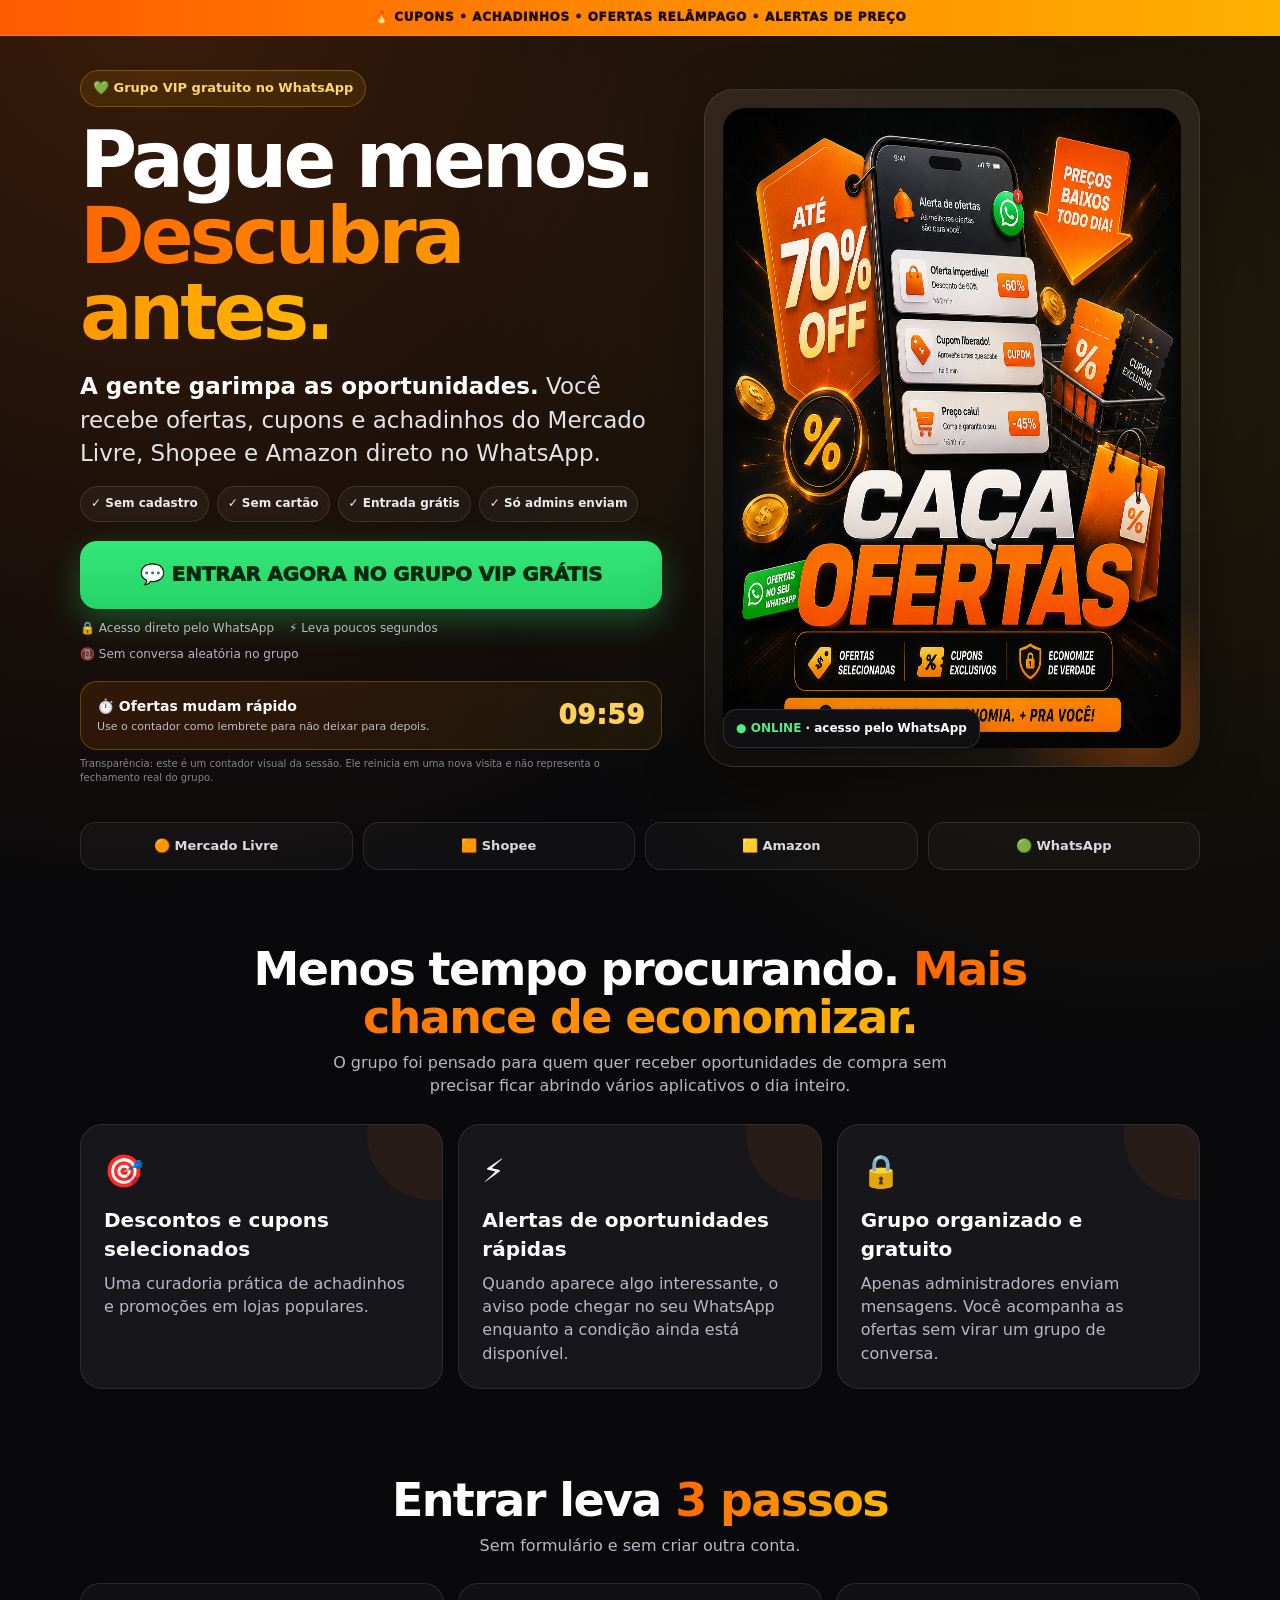
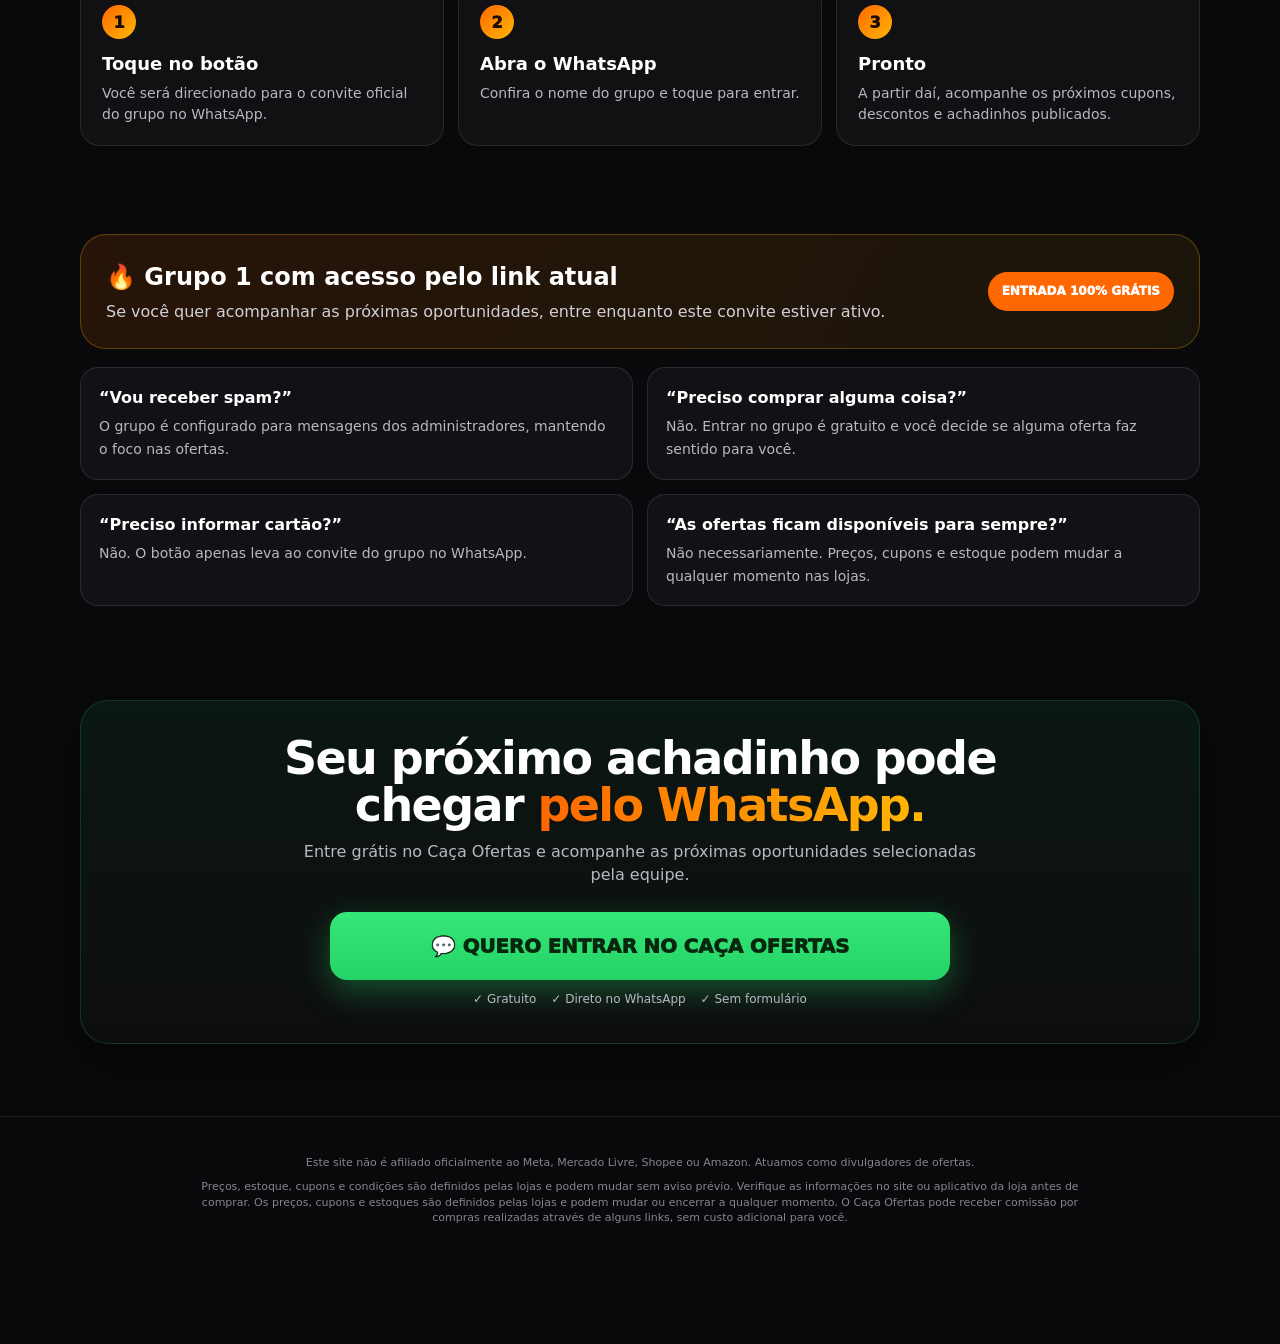
<file: index.html>
<!doctype html>
<html lang="pt-BR">
<head>
  <meta charset="utf-8">
  <meta name="viewport" content="width=device-width,initial-scale=1,viewport-fit=cover">
  <meta name="theme-color" content="#0a0a0b">
  <meta name="description" content="Entre grátis no grupo VIP Caça Ofertas no WhatsApp e receba cupons, achadinhos e alertas de ofertas do Mercado Livre, Shopee e Amazon.">
  <title>Caça Ofertas | Grupo VIP Grátis no WhatsApp</title>

  <!-- Meta Pixel Code -->
  <script>
    !function(f,b,e,v,n,t,s)
    {if(f.fbq)return;n=f.fbq=function(){n.callMethod?
    n.callMethod.apply(n,arguments):n.queue.push(arguments)};
    if(!f._fbq)f._fbq=n;n.push=n;n.loaded=!0;n.version='2.0';
    n.queue=[];t=b.createElement(e);t.async=!0;
    t.src=v;s=b.getElementsByTagName(e)[0];
    s.parentNode.insertBefore(t,s)}(window, document,'script',
    'https://connect.facebook.net/en_US/fbevents.js');
    fbq('init', '1595527468878177');
    fbq('track', 'PageView');
  </script>
  <noscript>
    <img height="1" width="1" style="display:none"
      src="https://www.facebook.com/tr?id=1595527468878177&ev=PageView&noscript=1"
      alt="">
  </noscript>
  <!-- End Meta Pixel Code -->

  <!-- =========================================================
       GOOGLE ANALYTICS / GOOGLE ADS — COLE SUA TAG GTAG AQUI
       Os CTAs desta página já disparam o evento click_whatsapp.
  ========================================================== -->

  <style>
    :root{
      --bg:#09090b;
      --bg2:#111114;
      --card:#16161b;
      --text:#fff;
      --muted:#b8b8c2;
      --orange:#ff6700;
      --orange2:#ff8a00;
      --gold:#ffb703;
      --green:#25d366;
      --green2:#35e778;
      --line:rgba(255,255,255,.10);
      --shadow:0 18px 58px rgba(0,0,0,.38);
      --radius:22px;
    }
    *{box-sizing:border-box}
    html{scroll-behavior:smooth}
    body{
      margin:0;
      color:var(--text);
      background:
        radial-gradient(circle at 12% 0%,rgba(255,103,0,.20),transparent 29%),
        radial-gradient(circle at 90% 12%,rgba(255,183,3,.10),transparent 25%),
        var(--bg);
      font-family:Inter,system-ui,-apple-system,BlinkMacSystemFont,"Segoe UI",Roboto,Arial,sans-serif;
      line-height:1.45;
      -webkit-font-smoothing:antialiased;
    }
    a{color:inherit}
    img{display:block;max-width:100%}
    button,a{-webkit-tap-highlight-color:transparent}
    .wrap{width:min(1120px,calc(100% - 30px));margin:auto}

    .ticker{
      position:relative;
      z-index:20;
      border-bottom:1px solid rgba(255,183,3,.28);
      background:linear-gradient(90deg,#ff5b00,#ff8a00 52%,#ffb000);
      color:#1b0b00;
      font-size:12px;
      font-weight:1000;
      letter-spacing:.055em;
      text-align:center;
      text-transform:uppercase;
      padding:9px 12px;
    }

    .hero{padding:34px 0 26px;overflow:hidden}
    .hero-grid{display:grid;grid-template-columns:1.08fr .92fr;gap:42px;align-items:center}
    .eyebrow{
      display:inline-flex;align-items:center;gap:8px;
      padding:8px 12px;border-radius:999px;
      border:1px solid rgba(255,183,3,.30);
      background:rgba(255,183,3,.09);color:#ffd76c;
      font-size:13px;font-weight:900;margin-bottom:16px;
    }
    h1{font-size:clamp(42px,6.5vw,78px);line-height:.97;letter-spacing:-.05em;margin:0}
    .hot{background:linear-gradient(90deg,var(--orange),var(--gold));-webkit-background-clip:text;background-clip:text;color:transparent}
    .lead{font-size:clamp(18px,2vw,23px);color:#e3e3e8;margin:20px 0 16px;max-width:720px}
    .lead strong{color:#fff}

    .proof-strip{display:flex;flex-wrap:wrap;gap:8px;margin:0 0 19px}
    .proof-chip{border:1px solid var(--line);background:rgba(255,255,255,.045);border-radius:999px;padding:8px 10px;font-size:12px;font-weight:800;color:#ececf0}

    .cta{
      display:flex;align-items:center;justify-content:center;gap:10px;
      width:min(100%,620px);min-height:68px;padding:16px 20px;
      border-radius:17px;text-decoration:none;text-align:center;
      font-weight:1000;font-size:clamp(16px,2vw,20px);letter-spacing:-.01em;
      color:#06270e;background:linear-gradient(180deg,var(--green2),var(--green));
      box-shadow:0 11px 32px rgba(37,211,102,.34);
      transition:transform .2s ease,box-shadow .2s ease,filter .2s ease;
    }
    .cta:hover{transform:translateY(-2px) scale(1.01);box-shadow:0 15px 44px rgba(37,211,102,.45);filter:saturate(1.06)}
    .cta:focus-visible{outline:3px solid #fff;outline-offset:4px}
    @keyframes ctaPulse{0%,100%{box-shadow:0 11px 30px rgba(37,211,102,.30)}50%{box-shadow:0 11px 48px rgba(37,211,102,.58)}}
    .final-cta .cta{animation:ctaPulse 1.65s infinite,finalShake 3s infinite!important}
    @keyframes finalShake{0%,80%,100%{transform:translateX(0)}83%{transform:translateX(-5px)}86%{transform:translateX(5px)}89%{transform:translateX(-4px)}92%{transform:translateX(4px)}95%{transform:translateX(0)}}

    .under-cta{display:flex;flex-wrap:wrap;gap:9px 15px;color:#b8b8c2;font-size:12px;margin-top:11px}

    .timer-card{
      width:min(100%,620px);margin:18px 0 0;padding:14px 16px;border-radius:17px;
      border:1px solid rgba(255,183,3,.28);background:linear-gradient(90deg,rgba(255,103,0,.12),rgba(255,183,3,.07));
      display:flex;align-items:center;justify-content:space-between;gap:16px;
    }
    .timer-copy strong{display:block;font-size:14px}.timer-copy span{display:block;color:#bdbdc6;font-size:11px;margin-top:2px}
    .timer{font-variant-numeric:tabular-nums;font-size:26px;font-weight:1000;color:#ffd15a;letter-spacing:.03em;white-space:nowrap}
    .timer-note{font-size:10px;color:#85858f;margin:7px 0 0;max-width:620px}

    .visual-card{position:relative;border:1px solid var(--line);background:linear-gradient(180deg,rgba(255,255,255,.075),rgba(255,255,255,.025));box-shadow:var(--shadow);border-radius:30px;padding:18px;overflow:hidden}
    .visual-card:before{content:"";position:absolute;inset:auto -80px -100px auto;width:280px;height:280px;border-radius:50%;background:radial-gradient(circle,rgba(255,103,0,.35),transparent 67%)}
    .visual-card img{width:min(100%,490px);margin:auto;border-radius:22px;position:relative;z-index:1}
    .mini-badge{position:absolute;z-index:2;left:18px;bottom:18px;background:#101013;border:1px solid rgba(255,255,255,.12);border-radius:14px;padding:10px 12px;font-size:12px;font-weight:900;box-shadow:0 10px 30px rgba(0,0,0,.28)}
    .mini-badge b{color:#55e98c}

    .trust-row{padding:10px 0 32px}
    .trust-inner{display:grid;grid-template-columns:repeat(4,1fr);gap:10px}
    .trust-item{padding:14px;border:1px solid var(--line);border-radius:16px;background:rgba(255,255,255,.03);font-size:13px;text-align:center;color:#d9d9df;font-weight:800}

    section{padding:44px 0}
    .section-title{text-align:center;font-size:clamp(30px,4vw,46px);line-height:1.03;letter-spacing:-.035em;margin:0 auto 10px;max-width:800px}
    .section-sub{text-align:center;color:var(--muted);max-width:680px;margin:0 auto 26px}

    .benefits{display:grid;grid-template-columns:repeat(3,1fr);gap:15px}
    .benefit{border:1px solid var(--line);background:var(--card);border-radius:var(--radius);padding:23px;min-height:210px;position:relative;overflow:hidden}
    .benefit:after{content:"";position:absolute;width:130px;height:130px;right:-55px;top:-55px;border-radius:50%;background:rgba(255,103,0,.08)}
    .benefit .icon{font-size:32px;margin-bottom:12px}.benefit h3{margin:0 0 8px;font-size:20px}.benefit p{margin:0;color:var(--muted)}

    .steps{display:grid;grid-template-columns:repeat(3,1fr);gap:14px;counter-reset:steps}
    .step{counter-increment:steps;border-radius:20px;padding:21px;border:1px solid var(--line);background:rgba(255,255,255,.035)}
    .step:before{content:counter(steps);display:grid;place-items:center;width:34px;height:34px;border-radius:50%;background:linear-gradient(135deg,var(--orange),var(--gold));color:#1d0c00;font-weight:1000;margin-bottom:12px}
    .step h3{margin:0 0 6px;font-size:18px}.step p{margin:0;color:var(--muted);font-size:14px}

    .urgency{border:1px solid rgba(255,183,3,.28);background:linear-gradient(120deg,rgba(255,103,0,.13),rgba(255,183,3,.07));border-radius:26px;padding:25px;display:grid;grid-template-columns:1fr auto;align-items:center;gap:22px}
    .urgency h3{margin:0 0 5px;font-size:24px}.urgency p{margin:0;color:#d0d0d7}.urgency .tag{background:var(--orange);color:#fff;border-radius:999px;padding:11px 14px;font-weight:1000;font-size:12px;white-space:nowrap}

    .objections{display:grid;grid-template-columns:1fr 1fr;gap:14px;margin-top:18px}
    .objection{padding:18px;border-radius:18px;border:1px solid var(--line);background:#121216}.objection b{display:block;margin-bottom:5px}.objection span{color:var(--muted);font-size:14px}

    .final{padding:50px 0 72px;text-align:center}
    .final-box{border:1px solid rgba(37,211,102,.20);background:linear-gradient(180deg,rgba(37,211,102,.07),rgba(255,255,255,.025));border-radius:28px;padding:34px 22px;box-shadow:var(--shadow)}
    .final-box .cta{margin:22px auto 0}

    footer{border-top:1px solid var(--line);padding:30px 0 110px;color:#85858f;font-size:11px;text-align:center}
    footer p{max-width:900px;margin:8px auto}

    .sticky-mobile{display:none}

    @media(max-width:880px){
      .hero-grid{grid-template-columns:1fr;gap:26px}.hero-copy{text-align:center}.lead{margin-left:auto;margin-right:auto}.proof-strip,.under-cta{justify-content:center}.cta,.timer-card,.timer-note{margin-left:auto;margin-right:auto}.visual-card{max-width:580px;margin:auto}.trust-inner{grid-template-columns:1fr 1fr}.benefits,.steps{grid-template-columns:1fr}.urgency{grid-template-columns:1fr;text-align:center}.urgency .tag{justify-self:center}.objections{grid-template-columns:1fr}
    }
    @media(max-width:620px){
      body{padding-bottom:83px}.wrap{width:min(100% - 20px,1120px)}.ticker{font-size:10px;padding:8px}.hero{padding-top:20px}.eyebrow{font-size:11px}.hero-copy h1{font-size:clamp(39px,13.4vw,58px)}.lead{font-size:18px}.visual-card{padding:10px;border-radius:22px}.mini-badge{left:12px;bottom:12px}.trust-row{padding-bottom:20px}.trust-inner{grid-template-columns:1fr 1fr;gap:8px}.trust-item{font-size:11px;padding:11px 7px}.timer-card{padding:12px}.timer{font-size:23px}.timer-copy{text-align:left}.timer-note{text-align:left}.final{padding-bottom:32px}.sticky-mobile{position:fixed;z-index:50;display:block;left:0;right:0;bottom:0;padding:9px max(10px,env(safe-area-inset-right)) calc(9px + env(safe-area-inset-bottom)) max(10px,env(safe-area-inset-left));background:rgba(8,8,10,.93);border-top:1px solid rgba(255,255,255,.12);backdrop-filter:blur(12px)}.sticky-mobile .cta{min-height:55px;border-radius:14px;font-size:14px;padding:10px 12px}.sticky-mobile small{display:block;text-align:center;margin-top:4px;color:#aaaab3;font-size:9px}footer{padding-bottom:35px}
    }
    @media(prefers-reduced-motion:reduce){*,*:before,*:after{scroll-behavior:auto!important;animation-duration:.01ms!important;animation-iteration-count:1!important}}
  </style>
</head>
<body>
  <div class="ticker">🔥 Cupons • Achadinhos • Ofertas relâmpago • Alertas de preço</div>

  <main>
    <section class="hero">
      <div class="wrap hero-grid">
        <div class="hero-copy">
          <div class="eyebrow">💚 Grupo VIP gratuito no WhatsApp</div>
          <h1>Pague menos.<br><span class="hot">Descubra antes.</span></h1>
          <p class="lead"><strong>A gente garimpa as oportunidades.</strong> Você recebe ofertas, cupons e achadinhos do Mercado Livre, Shopee e Amazon direto no WhatsApp.</p>

          <div class="proof-strip" aria-label="Vantagens rápidas">
            <span class="proof-chip">✓ Sem cadastro</span>
            <span class="proof-chip">✓ Sem cartão</span>
            <span class="proof-chip">✓ Entrada grátis</span>
            <span class="proof-chip">✓ Só admins enviam</span>
          </div>

          <a class="cta js-whatsapp" data-cta="hero" href="https://chat.whatsapp.com/K3qHR7EAsK492VDoDaMZ8o" target="_blank" rel="noopener noreferrer">💬 ENTRAR AGORA NO GRUPO VIP GRÁTIS</a>
          <div class="under-cta"><span>🔒 Acesso direto pelo WhatsApp</span><span>⚡ Leva poucos segundos</span><span>📵 Sem conversa aleatória no grupo</span></div>

          <div class="timer-card" aria-label="Contador visual da sessão">
            <div class="timer-copy"><strong>⏱️ Ofertas mudam rápido</strong><span>Use o contador como lembrete para não deixar para depois.</span></div>
            <div id="timer" class="timer">10:00</div>
          </div>
          <p class="timer-note">Transparência: este é um contador visual da sessão. Ele reinicia em uma nova visita e não representa o fechamento real do grupo.</p>
        </div>

        <div class="visual-card" aria-label="Caça Ofertas">
          <img src="logo-caca-ofertas.png" width="640" height="640" alt="Arte promocional de descontos do Caça Ofertas" loading="eager" decoding="async">
          <div class="mini-badge"><b>● ONLINE</b> · acesso pelo WhatsApp</div>
        </div>
      </div>
    </section>

    <div class="trust-row">
      <div class="wrap trust-inner">
        <div class="trust-item">🟠 Mercado Livre</div>
        <div class="trust-item">🟧 Shopee</div>
        <div class="trust-item">🟨 Amazon</div>
        <div class="trust-item">🟢 WhatsApp</div>
      </div>
    </div>

    <section id="beneficios">
      <div class="wrap">
        <h2 class="section-title">Menos tempo procurando. <span class="hot">Mais chance de economizar.</span></h2>
        <p class="section-sub">O grupo foi pensado para quem quer receber oportunidades de compra sem precisar ficar abrindo vários aplicativos o dia inteiro.</p>
        <div class="benefits">
          <article class="benefit"><div class="icon">🎯</div><h3>Descontos e cupons selecionados</h3><p>Uma curadoria prática de achadinhos e promoções em lojas populares.</p></article>
          <article class="benefit"><div class="icon">⚡</div><h3>Alertas de oportunidades rápidas</h3><p>Quando aparece algo interessante, o aviso pode chegar no seu WhatsApp enquanto a condição ainda está disponível.</p></article>
          <article class="benefit"><div class="icon">🔒</div><h3>Grupo organizado e gratuito</h3><p>Apenas administradores enviam mensagens. Você acompanha as ofertas sem virar um grupo de conversa.</p></article>
        </div>
      </div>
    </section>

    <section>
      <div class="wrap">
        <h2 class="section-title">Entrar leva <span class="hot">3 passos</span></h2>
        <p class="section-sub">Sem formulário e sem criar outra conta.</p>
        <div class="steps">
          <div class="step"><h3>Toque no botão</h3><p>Você será direcionado para o convite oficial do grupo no WhatsApp.</p></div>
          <div class="step"><h3>Abra o WhatsApp</h3><p>Confira o nome do grupo e toque para entrar.</p></div>
          <div class="step"><h3>Pronto</h3><p>A partir daí, acompanhe os próximos cupons, descontos e achadinhos publicados.</p></div>
        </div>
      </div>
    </section>

    <section>
      <div class="wrap">
        <div class="urgency">
          <div><h3>🔥 Grupo 1 com acesso pelo link atual</h3><p>Se você quer acompanhar as próximas oportunidades, entre enquanto este convite estiver ativo.</p></div>
          <div class="tag">ENTRADA 100% GRÁTIS</div>
        </div>

        <div class="objections">
          <div class="objection"><b>“Vou receber spam?”</b><span>O grupo é configurado para mensagens dos administradores, mantendo o foco nas ofertas.</span></div>
          <div class="objection"><b>“Preciso comprar alguma coisa?”</b><span>Não. Entrar no grupo é gratuito e você decide se alguma oferta faz sentido para você.</span></div>
          <div class="objection"><b>“Preciso informar cartão?”</b><span>Não. O botão apenas leva ao convite do grupo no WhatsApp.</span></div>
          <div class="objection"><b>“As ofertas ficam disponíveis para sempre?”</b><span>Não necessariamente. Preços, cupons e estoque podem mudar a qualquer momento nas lojas.</span></div>
        </div>
      </div>
    </section>

    <section class="final">
      <div class="wrap">
        <div class="final-box">
          <h2 class="section-title">Seu próximo achadinho pode chegar <span class="hot">pelo WhatsApp.</span></h2>
          <p class="section-sub">Entre grátis no Caça Ofertas e acompanhe as próximas oportunidades selecionadas pela equipe.</p>
          <a class="cta js-whatsapp" data-cta="final" href="https://chat.whatsapp.com/K3qHR7EAsK492VDoDaMZ8o" target="_blank" rel="noopener noreferrer">💬 QUERO ENTRAR NO CAÇA OFERTAS</a>
          <div class="under-cta" style="justify-content:center"><span>✓ Gratuito</span><span>✓ Direto no WhatsApp</span><span>✓ Sem formulário</span></div>
        </div>
      </div>
    </section>
  </main>

  <footer>
    <div class="wrap">
      <p>Este site não é afiliado oficialmente ao Meta, Mercado Livre, Shopee ou Amazon. Atuamos como divulgadores de ofertas.</p>
      <p>Preços, estoque, cupons e condições são definidos pelas lojas e podem mudar sem aviso prévio. Verifique as informações no site ou aplicativo da loja antes de comprar. Os preços, cupons e estoques são definidos pelas lojas e podem mudar ou encerrar a qualquer momento. O Caça Ofertas pode receber comissão por compras realizadas através de alguns links, sem custo adicional para você.</p>
    </div>
  </footer>

  <div class="sticky-mobile" aria-label="Ação fixa no celular">
    <a class="cta js-whatsapp" data-cta="sticky-mobile" href="https://chat.whatsapp.com/K3qHR7EAsK492VDoDaMZ8o" target="_blank" rel="noopener noreferrer">💬 ENTRAR GRÁTIS NO GRUPO VIP</a>
    <small>WhatsApp · sem cadastro · gratuito</small>
  </div>

  <script>
    (function(){var cta=document.querySelector('.final .cta');if(cta)cta.style.setProperty('animation','ctaPulse 1.65s infinite, finalShake 3s infinite','important');})();
    // Contador visual de sessão: transparente e não associado a fechamento real do grupo.
    (function(){
      var duration = 10 * 60;
      var key = 'cacaOfertasTimerStart';
      var now = Date.now();
      var start = Number(sessionStorage.getItem(key));
      if (!start || now - start > duration * 1000) {
        start = now;
        sessionStorage.setItem(key, String(start));
      }
      var el = document.getElementById('timer');
      function render(){
        var elapsed = Math.floor((Date.now() - start) / 1000);
        var left = Math.max(0, duration - elapsed);
        var min = String(Math.floor(left / 60)).padStart(2,'0');
        var sec = String(left % 60).padStart(2,'0');
        el.textContent = min + ':' + sec;
        if (left > 0) requestAnimationFrame(function(){setTimeout(render, 250)});
      }
      render();
    })();

    // Guarda parâmetros UTM localmente para análise posterior no navegador.
    (function(){
      try {
        var params = new URLSearchParams(location.search);
        var utm = {};
        ['utm_source','utm_medium','utm_campaign','utm_content','utm_term','fbclid','gclid'].forEach(function(k){
          if (params.get(k)) utm[k] = params.get(k);
        });
        if (Object.keys(utm).length) localStorage.setItem('cacaOfertasAttribution', JSON.stringify(utm));
      } catch(e) {}
    })();

    // Eventos de clique para Meta Pixel e GA4/Google Ads, quando instalados no <head>.
    document.querySelectorAll('.js-whatsapp').forEach(function(link){
      link.addEventListener('click', function(){
        var placement = link.getAttribute('data-cta') || 'unknown';
        var attribution = {};
        try { attribution = JSON.parse(localStorage.getItem('cacaOfertasAttribution') || '{}'); } catch(e) {}

        try {
          if (typeof fbq === 'function') {
            fbq('track', 'Lead', {content_name:'Grupo VIP Caça Ofertas', cta_placement:placement});
            fbq('trackCustom', 'WhatsAppJoinClick', Object.assign({cta_placement:placement}, attribution));
          }
        } catch(e) {}

        try {
          if (typeof gtag === 'function') {
            gtag('event', 'click_whatsapp', Object.assign({event_category:'engagement', event_label:'grupo_vip_caca_ofertas', cta_placement:placement}, attribution));
          }
        } catch(e) {}
      });
    });
  </script>
</body>
</html>
</file>
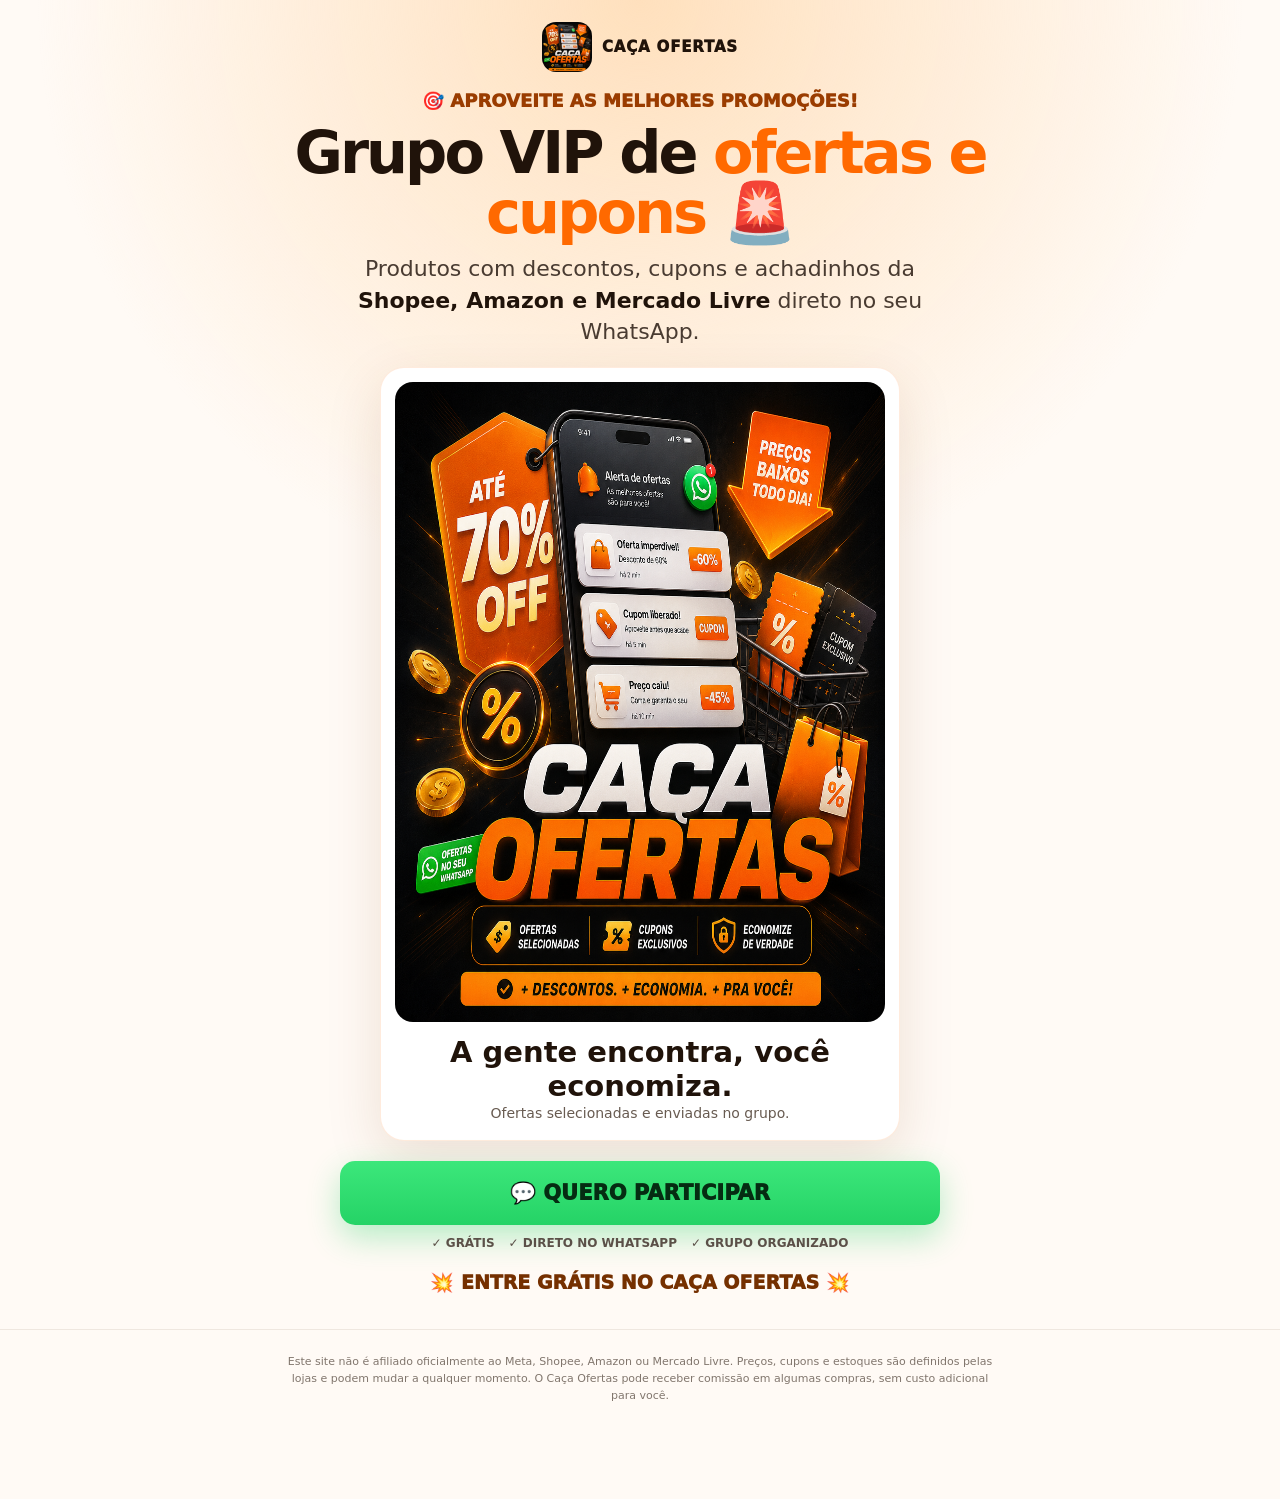
<file: grupo/index.html>
<!doctype html>
<html lang="pt-BR">
<head>
  <meta charset="utf-8">
  <meta name="viewport" content="width=device-width,initial-scale=1,viewport-fit=cover">
  <meta name="theme-color" content="#fffaf5">
  <meta name="description" content="Entre grátis no grupo Caça Ofertas no WhatsApp e receba promoções e cupons.">
  <title>Caça Ofertas | Grupo grátis no WhatsApp</title>
  <script>
    !function(f,b,e,v,n,t,s){if(f.fbq)return;n=f.fbq=function(){n.callMethod?
    n.callMethod.apply(n,arguments):n.queue.push(arguments)};if(!f._fbq)f._fbq=n;
    n.push=n;n.loaded=!0;n.version='2.0';n.queue=[];t=b.createElement(e);t.async=!0;
    t.src=v;s=b.getElementsByTagName(e)[0];s.parentNode.insertBefore(t,s)}
    (window,document,'script','https://connect.facebook.net/en_US/fbevents.js');
    fbq('init','1424649266423060');fbq('track','PageView');
  </script>
  <noscript><img height="1" width="1" style="display:none" alt="" src="https://www.facebook.com/tr?id=1424649266423060&ev=PageView&noscript=1"></noscript>
  <style>
    :root{--orange:#ff6900;--green:#25d366;--ink:#20130a;--muted:#685b51}
    *{box-sizing:border-box}
    body{margin:0;background:#fffaf5;color:var(--ink);font-family:Inter,system-ui,-apple-system,"Segoe UI",Arial,sans-serif;text-align:center;-webkit-font-smoothing:antialiased}
    .page{min-height:100vh;background:radial-gradient(circle at 50% 0,#ffe0bd 0,transparent 37%),#fffaf5}
    .wrap{width:min(100% - 26px,720px);margin:auto}
    main{padding:22px 0 35px}
    .brand{display:flex;align-items:center;justify-content:center;gap:10px;margin-bottom:18px;font-size:15px;font-weight:1000;letter-spacing:.055em}
    .brand img{width:50px;height:50px;border-radius:14px;object-fit:cover}
    .alert{font-weight:1000;color:#9a3c00;font-size:clamp(14px,3vw,18px);text-transform:uppercase}
    h1{font-size:clamp(34px,8vw,59px);line-height:1.02;letter-spacing:-.05em;margin:12px 0 10px}
    h1 span{color:var(--orange)}
    .lead{font-size:clamp(17px,3.5vw,22px);line-height:1.42;color:#493b31;margin:0 auto 20px;max-width:640px}
    .lead b{color:#20130a}
    .visual{width:min(100%,520px);margin:18px auto;padding:14px;border-radius:24px;background:#fff;box-shadow:0 18px 55px #7b360f22;border:1px solid #ff7b2527}
    .visual img{display:block;width:100%;border-radius:18px}
    .visual strong{display:block;margin:13px 5px 2px;font-size:clamp(20px,4.5vw,29px)}
    .visual span{display:block;color:var(--muted);font-size:14px;margin-bottom:5px}
    .cta{display:flex;align-items:center;justify-content:center;width:min(100%,600px);min-height:64px;margin:20px auto 0;padding:15px 18px;border-radius:15px;background:linear-gradient(#3ce77b,var(--green));box-shadow:0 12px 32px #25d36655;color:#052c12;text-decoration:none;font-size:clamp(16px,3.5vw,21px);font-weight:1000}
    .cta:hover{filter:saturate(1.08);transform:translateY(-1px)}
    .checks{display:flex;justify-content:center;flex-wrap:wrap;gap:7px 14px;margin:11px auto 0;color:#5b5048;font-size:12px;font-weight:800}
    .proof{margin:21px auto 0;font-size:clamp(15px,3.3vw,19px);font-weight:1000;color:#753000}
    footer{padding:23px 0 95px;border-top:1px solid #5a2a0d18;color:#81766d;font-size:11px;line-height:1.55}
    .sticky{display:none}
    @media(max-width:620px){main{padding-top:18px}.visual{padding:10px}.sticky{display:block;position:fixed;z-index:10;left:0;right:0;bottom:0;padding:8px 10px calc(8px + env(safe-area-inset-bottom));background:#20130af2}.sticky .cta{min-height:53px;margin:0;font-size:15px}.desktop-cta{margin-top:17px}}
    @media(prefers-reduced-motion:reduce){*{transition:none!important}}
  </style>
</head>
<body>
  <div class="page">
    <main>
      <div class="wrap">
        <div class="brand"><img src="../logo-caca-ofertas.png" alt="Logo Caça Ofertas"><span>CAÇA OFERTAS</span></div>
        <div class="alert">🎯 Aproveite as melhores promoções!</div>
        <h1>Grupo VIP de <span>ofertas e cupons</span> 🚨</h1>
        <p class="lead">Produtos com descontos, cupons e achadinhos da <b>Shopee, Amazon e Mercado Livre</b> direto no seu WhatsApp.</p>
        <div class="visual">
          <img src="../logo-caca-ofertas.png" width="640" height="640" alt="Caça Ofertas — promoções e cupons">
          <strong>A gente encontra, você economiza.</strong>
          <span>Ofertas selecionadas e enviadas no grupo.</span>
        </div>
        <a class="cta desktop-cta js-whatsapp" data-cta="principal" href="https://chat.whatsapp.com/K3qHR7EAsK492VDoDaMZ8o" target="_blank" rel="noopener noreferrer">💬 QUERO PARTICIPAR</a>
        <div class="checks"><span>✓ GRÁTIS</span><span>✓ DIRETO NO WHATSAPP</span><span>✓ GRUPO ORGANIZADO</span></div>
        <div class="proof">💥 ENTRE GRÁTIS NO CAÇA OFERTAS 💥</div>
      </div>
    </main>
    <footer><div class="wrap">Este site não é afiliado oficialmente ao Meta, Shopee, Amazon ou Mercado Livre. Preços, cupons e estoques são definidos pelas lojas e podem mudar a qualquer momento. O Caça Ofertas pode receber comissão em algumas compras, sem custo adicional para você.</div></footer>
    <div class="sticky"><a class="cta js-whatsapp" data-cta="fixo_mobile" href="https://chat.whatsapp.com/K3qHR7EAsK492VDoDaMZ8o" target="_blank" rel="noopener noreferrer">💬 QUERO PARTICIPAR</a></div>
  </div>
  <script>
    (function(){
      var attr={};try{var p=new URLSearchParams(location.search);['utm_source','utm_medium','utm_campaign','utm_content','utm_term','fbclid','gclid'].forEach(function(k){if(p.get(k))attr[k]=p.get(k)});if(Object.keys(attr).length)localStorage.setItem('cacaOfertasAttribution',JSON.stringify(attr))}catch(e){}
      document.querySelectorAll('.js-whatsapp').forEach(function(a){a.addEventListener('click',function(){var placement=a.dataset.cta||'unknown',saved={};try{saved=JSON.parse(localStorage.getItem('cacaOfertasAttribution')||'{}')}catch(e){}try{if(typeof fbq==='function'){fbq('track','Lead',{content_name:'Grupo Geral Caça Ofertas',content_category:'grupo_geral',cta_placement:placement});fbq('trackCustom','WhatsApp_Geral',Object.assign({pagina:'grupo',grupo:'geral',landing:'simples',cta_placement:placement},saved))}}catch(e){}})})
    })();
  </script>
</body>
</html>
</file>
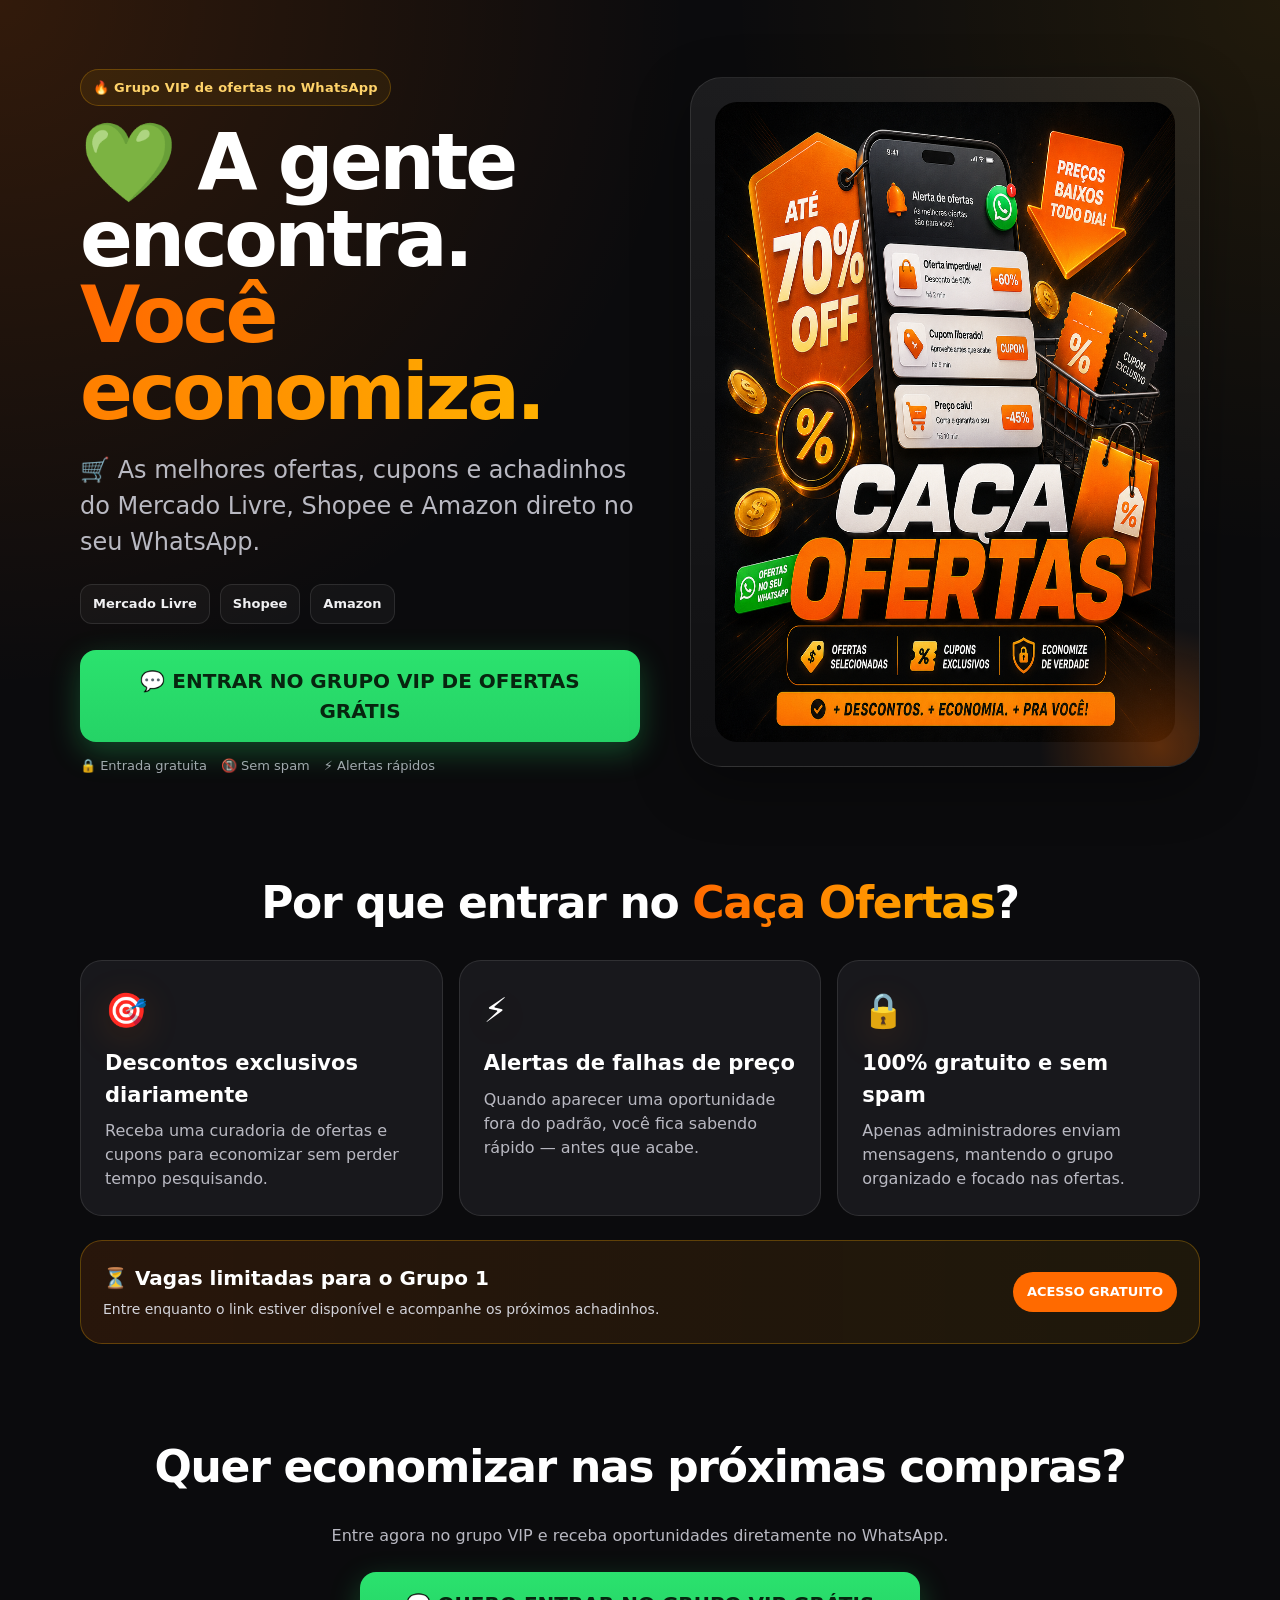
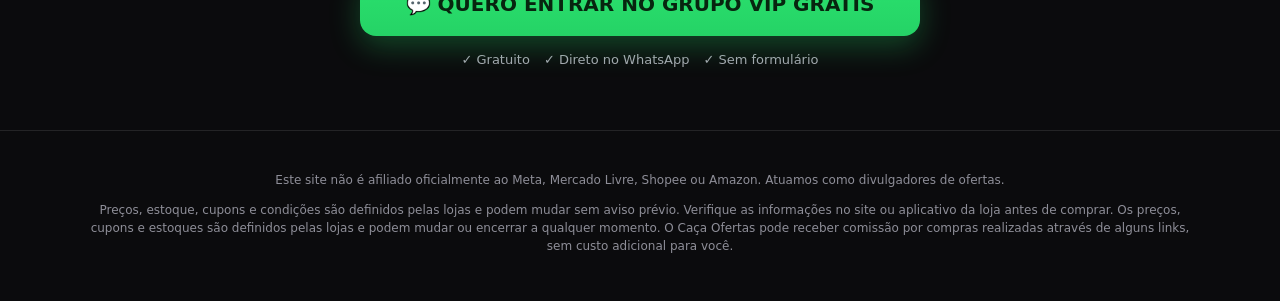
<file: v1/index.html>
<!DOCTYPE html>
<html lang="pt-BR">
<head>
  <meta charset="UTF-8" />
  <meta name="viewport" content="width=device-width, initial-scale=1.0, viewport-fit=cover" />
  <meta name="theme-color" content="#0b0b0d" />
  <meta name="description" content="Caça Ofertas: ofertas, cupons, achadinhos e alertas de preço do Mercado Livre, Shopee e Amazon direto no WhatsApp." />
  <title>Caça Ofertas | Grupo VIP no WhatsApp</title>

  <!-- Meta Pixel Code -->
  <script>
    !function(f,b,e,v,n,t,s)
    {if(f.fbq)return;n=f.fbq=function(){n.callMethod?
    n.callMethod.apply(n,arguments):n.queue.push(arguments)};
    if(!f._fbq)f._fbq=n;n.push=n;n.loaded=!0;n.version='2.0';
    n.queue=[];t=b.createElement(e);t.async=!0;
    t.src=v;s=b.getElementsByTagName(e)[0];
    s.parentNode.insertBefore(t,s)}(window, document,'script',
    'https://connect.facebook.net/en_US/fbevents.js');
    fbq('init', '1595527468878177');
    fbq('track', 'PageView');
  </script>
  <noscript>
    <img height="1" width="1" style="display:none"
      src="https://www.facebook.com/tr?id=1595527468878177&ev=PageView&noscript=1"
      alt="">
  </noscript>
  <!-- End Meta Pixel Code -->

  <!-- ================================== -->
  <!-- GOOGLE ANALYTICS / GTAG: COLE AQUI -->
  <!-- Exemplo: script do GA4 / Google Ads -->
  <!-- ================================== -->

  <style>
    :root {
      --bg: #0b0b0d;
      --bg-soft: #141417;
      --card: #18181c;
      --text: #ffffff;
      --muted: #b9b9c2;
      --orange: #ff6a00;
      --orange-2: #ff8a00;
      --gold: #ffb000;
      --green: #25d366;
      --green-dark: #17b451;
      --border: rgba(255,255,255,.10);
      --shadow: 0 18px 55px rgba(0,0,0,.35);
      --radius: 22px;
    }

    * { box-sizing: border-box; }
    html { scroll-behavior: smooth; }
    body {
      margin: 0;
      font-family: Inter, system-ui, -apple-system, BlinkMacSystemFont, "Segoe UI", Roboto, Arial, sans-serif;
      background:
        radial-gradient(circle at top left, rgba(255,106,0,.16), transparent 30%),
        radial-gradient(circle at top right, rgba(255,176,0,.09), transparent 24%),
        var(--bg);
      color: var(--text);
      line-height: 1.5;
      -webkit-font-smoothing: antialiased;
    }

    a { color: inherit; }
    img { max-width: 100%; display: block; }

    .wrap {
      width: min(1120px, calc(100% - 32px));
      margin: 0 auto;
    }

    .hero {
      min-height: 92vh;
      display: grid;
      place-items: center;
      padding: 42px 0 26px;
    }

    .hero-grid {
      display: grid;
      grid-template-columns: 1.05fr .95fr;
      gap: 46px;
      align-items: center;
    }

    .brand-pill {
      display: inline-flex;
      align-items: center;
      gap: 8px;
      border: 1px solid rgba(255,176,0,.25);
      background: rgba(255,176,0,.08);
      color: #ffd36a;
      border-radius: 999px;
      padding: 8px 12px;
      font-size: 13px;
      font-weight: 800;
      letter-spacing: .02em;
      margin-bottom: 18px;
    }

    h1 {
      margin: 0;
      font-size: clamp(42px, 7vw, 78px);
      line-height: .98;
      letter-spacing: -.045em;
    }

    .accent {
      background: linear-gradient(90deg, var(--orange), var(--gold));
      -webkit-background-clip: text;
      background-clip: text;
      color: transparent;
    }

    .lead {
      margin: 22px 0 24px;
      color: var(--muted);
      font-size: clamp(18px, 2.2vw, 24px);
      max-width: 720px;
    }

    .brand-row {
      display: flex;
      flex-wrap: wrap;
      gap: 10px;
      margin: 0 0 26px;
    }

    .brand-badge {
      padding: 9px 12px;
      border-radius: 12px;
      border: 1px solid var(--border);
      background: rgba(255,255,255,.04);
      color: #f0f0f2;
      font-size: 13px;
      font-weight: 800;
    }

    .cta {
      display: inline-flex;
      justify-content: center;
      align-items: center;
      gap: 10px;
      width: min(100%, 560px);
      min-height: 64px;
      padding: 16px 22px;
      border-radius: 16px;
      text-decoration: none;
      font-size: clamp(16px, 2vw, 20px);
      font-weight: 900;
      text-align: center;
      background: linear-gradient(180deg, #2be26e, var(--green));
      color: #07250f;
      box-shadow: 0 10px 30px rgba(37,211,102,.30);
      transform: translateZ(0);
      transition: transform .2s ease, box-shadow .2s ease, filter .2s ease;
    }

    .cta:hover {
      transform: translateY(-2px) scale(1.01);
      box-shadow: 0 14px 40px rgba(37,211,102,.38);
      filter: saturate(1.08);
    }

    .cta:focus-visible {
      outline: 3px solid #fff;
      outline-offset: 4px;
    }

    @keyframes pulse {
      0%, 100% { box-shadow: 0 10px 30px rgba(37,211,102,.28); }
      50% { box-shadow: 0 10px 44px rgba(37,211,102,.52); }
    }
    .final-cta .cta { animation: pulse 2s infinite, finalShake 3s infinite !important; }
    @keyframes finalShake { 0%,80%,100% { transform:translateX(0) } 83% { transform:translateX(-5px) } 86% { transform:translateX(5px) } 89% { transform:translateX(-4px) } 92% { transform:translateX(4px) } 95% { transform:translateX(0) } }

    .microcopy {
      display: flex;
      gap: 14px;
      flex-wrap: wrap;
      margin-top: 14px;
      color: #a8a8b2;
      font-size: 13px;
    }

    .logo-card {
      background: linear-gradient(180deg, rgba(255,255,255,.07), rgba(255,255,255,.025));
      border: 1px solid var(--border);
      box-shadow: var(--shadow);
      border-radius: 32px;
      padding: 24px;
      position: relative;
      overflow: hidden;
    }

    .logo-card::after {
      content: "";
      position: absolute;
      width: 260px;
      height: 260px;
      right: -90px;
      bottom: -110px;
      background: radial-gradient(circle, rgba(255,106,0,.32), transparent 65%);
      pointer-events: none;
    }

    .logo-card img {
      width: min(100%, 520px);
      margin: auto;
      border-radius: 22px;
    }

    section {
      padding: 42px 0;
    }

    .section-title {
      text-align: center;
      margin: 0 0 24px;
      font-size: clamp(28px, 4vw, 44px);
      letter-spacing: -.03em;
    }

    .benefits {
      display: grid;
      grid-template-columns: repeat(3, 1fr);
      gap: 16px;
    }

    .benefit {
      background: var(--card);
      border: 1px solid var(--border);
      border-radius: var(--radius);
      padding: 24px;
      min-height: 190px;
    }

    .benefit .icon {
      font-size: 34px;
      display: inline-flex;
      margin-bottom: 12px;
      filter: drop-shadow(0 8px 18px rgba(255,106,0,.16));
    }

    .benefit h3 {
      margin: 0 0 8px;
      font-size: 21px;
    }

    .benefit p {
      margin: 0;
      color: var(--muted);
    }

    .scarcity {
      margin-top: 24px;
      display: flex;
      align-items: center;
      justify-content: space-between;
      gap: 18px;
      background: linear-gradient(90deg, rgba(255,106,0,.12), rgba(255,176,0,.08));
      border: 1px solid rgba(255,176,0,.28);
      border-radius: var(--radius);
      padding: 22px;
    }

    .scarcity strong {
      display: block;
      font-size: 20px;
      margin-bottom: 4px;
    }

    .scarcity span {
      color: #d3d3da;
      font-size: 14px;
    }

    .scarcity-badge {
      flex: 0 0 auto;
      border-radius: 999px;
      padding: 10px 14px;
      background: var(--orange);
      color: #fff;
      font-weight: 900;
      font-size: 13px;
      white-space: nowrap;
    }

    .final-cta {
      text-align: center;
      padding: 48px 0 60px;
    }

    .final-cta p {
      color: var(--muted);
      margin: 10px auto 24px;
      max-width: 650px;
    }

    footer {
      border-top: 1px solid var(--border);
      padding: 28px 0 34px;
      color: #8e8e98;
      font-size: 12px;
      text-align: center;
    }

    footer a {
      text-decoration: underline;
      text-underline-offset: 3px;
    }

    @media (max-width: 860px) {
      .hero { min-height: auto; padding-top: 28px; }
      .hero-grid { grid-template-columns: 1fr; gap: 28px; }
      .hero-copy { text-align: center; }
      .lead { margin-left: auto; margin-right: auto; }
      .brand-row, .microcopy { justify-content: center; }
      .benefits { grid-template-columns: 1fr; }
      .scarcity { flex-direction: column; align-items: flex-start; }
      .scarcity-badge { white-space: normal; }
    }

    @media (max-width: 520px) {
      .wrap { width: min(100% - 22px, 1120px); }
      .hero { padding-top: 18px; }
      h1 { font-size: clamp(38px, 14vw, 58px); }
      .lead { font-size: 18px; }
      .cta { min-height: 60px; padding: 14px 16px; border-radius: 14px; }
      .logo-card { padding: 12px; border-radius: 22px; }
      .benefit { min-height: 0; }
    }

    @media (prefers-reduced-motion: reduce) {
      *, *::before, *::after {
        scroll-behavior: auto !important;
        animation-duration: .01ms !important;
        animation-iteration-count: 1 !important;
      }
    }
  </style>
</head>
<body>
  <main>
    <section class="hero">
      <div class="wrap hero-grid">
        <div class="hero-copy">
          <div class="brand-pill">🔥 Grupo VIP de ofertas no WhatsApp</div>
          <h1>💚 A gente encontra.<br><span class="accent">Você economiza.</span></h1>
          <p class="lead">🛒 As melhores ofertas, cupons e achadinhos do Mercado Livre, Shopee e Amazon direto no seu WhatsApp.</p>

          <div class="brand-row" aria-label="Lojas acompanhadas">
            <span class="brand-badge">Mercado Livre</span>
            <span class="brand-badge">Shopee</span>
            <span class="brand-badge">Amazon</span>
          </div>

          <a class="cta js-whatsapp" data-cta="hero" href="https://chat.whatsapp.com/K3qHR7EAsK492VDoDaMZ8o" target="_blank" rel="noopener noreferrer">
            💬 ENTRAR NO GRUPO VIP DE OFERTAS GRÁTIS
          </a>

          <div class="microcopy">
            <span>🔒 Entrada gratuita</span>
            <span>📵 Sem spam</span>
            <span>⚡ Alertas rápidos</span>
          </div>
        </div>

        <div class="logo-card" aria-label="Logo Caça Ofertas">
          <img src="logo-caca-ofertas.png" width="640" height="640" alt="Arte promocional de descontos do Caça Ofertas" loading="eager" decoding="async" />
        </div>
      </div>
    </section>

    <section>
      <div class="wrap">
        <h2 class="section-title">Por que entrar no <span class="accent">Caça Ofertas</span>?</h2>

        <div class="benefits">
          <article class="benefit">
            <div class="icon">🎯</div>
            <h3>Descontos exclusivos diariamente</h3>
            <p>Receba uma curadoria de ofertas e cupons para economizar sem perder tempo pesquisando.</p>
          </article>

          <article class="benefit">
            <div class="icon">⚡</div>
            <h3>Alertas de falhas de preço</h3>
            <p>Quando aparecer uma oportunidade fora do padrão, você fica sabendo rápido — antes que acabe.</p>
          </article>

          <article class="benefit">
            <div class="icon">🔒</div>
            <h3>100% gratuito e sem spam</h3>
            <p>Apenas administradores enviam mensagens, mantendo o grupo organizado e focado nas ofertas.</p>
          </article>
        </div>

        <div class="scarcity" role="note" aria-label="Aviso de vagas limitadas">
          <div>
            <strong>⏳ Vagas limitadas para o Grupo 1</strong>
            <span>Entre enquanto o link estiver disponível e acompanhe os próximos achadinhos.</span>
          </div>
          <div class="scarcity-badge">ACESSO GRATUITO</div>
        </div>
      </div>
    </section>

    <section class="final-cta">
      <div class="wrap">
        <h2 class="section-title">Quer economizar nas próximas compras?</h2>
        <p>Entre agora no grupo VIP e receba oportunidades diretamente no WhatsApp.</p>
        <a class="cta js-whatsapp" data-cta="final" href="https://chat.whatsapp.com/K3qHR7EAsK492VDoDaMZ8o" target="_blank" rel="noopener noreferrer">
          💬 QUERO ENTRAR NO GRUPO VIP GRÁTIS
        </a>
        <div class="microcopy" style="justify-content:center">
          <span>✓ Gratuito</span><span>✓ Direto no WhatsApp</span><span>✓ Sem formulário</span>
        </div>
      </div>
    </section>
  </main>

  <footer>
    <div class="wrap">
      <p>Este site não é afiliado oficialmente ao Meta, Mercado Livre, Shopee ou Amazon. Atuamos como divulgadores de ofertas.</p>
      <p>Preços, estoque, cupons e condições são definidos pelas lojas e podem mudar sem aviso prévio. Verifique as informações no site ou aplicativo da loja antes de comprar. Os preços, cupons e estoques são definidos pelas lojas e podem mudar ou encerrar a qualquer momento. O Caça Ofertas pode receber comissão por compras realizadas através de alguns links, sem custo adicional para você.</p>
    </div>
  </footer>

  <script>
    // Guarda UTMs e identificadores de anúncio para atribuição dos cliques.
    (function(){
      try {
        var params = new URLSearchParams(location.search);
        var utm = {};
        ['utm_source','utm_medium','utm_campaign','utm_content','utm_term','fbclid','gclid'].forEach(function(k){
          if (params.get(k)) utm[k] = params.get(k);
        });
        if (Object.keys(utm).length) localStorage.setItem('cacaOfertasAttribution', JSON.stringify(utm));
      } catch(e) {}
    })();

    // Meta Pixel: Lead + evento personalizado de clique no grupo do WhatsApp.
    document.querySelectorAll('.js-whatsapp').forEach(function (link) {
      link.addEventListener('click', function () {
        var placement = link.getAttribute('data-cta') || 'unknown';
        var attribution = {};
        try { attribution = JSON.parse(localStorage.getItem('cacaOfertasAttribution') || '{}'); } catch(e) {}

        try {
          if (typeof fbq === 'function') {
            fbq('track', 'Lead', { content_name: 'Grupo VIP Caça Ofertas', cta_placement: placement });
            fbq('trackCustom', 'WhatsAppJoinClick', Object.assign({ cta_placement: placement }, attribution));
          }
        } catch (e) {}

        try {
          if (typeof gtag === 'function') {
            gtag('event', 'click_whatsapp', Object.assign({
              event_category: 'engagement',
              event_label: 'grupo_vip_caca_ofertas',
              cta_placement: placement
            }, attribution));
          }
        } catch (e) {}
      });
    });
  </script>
</body>
</html>
</file>
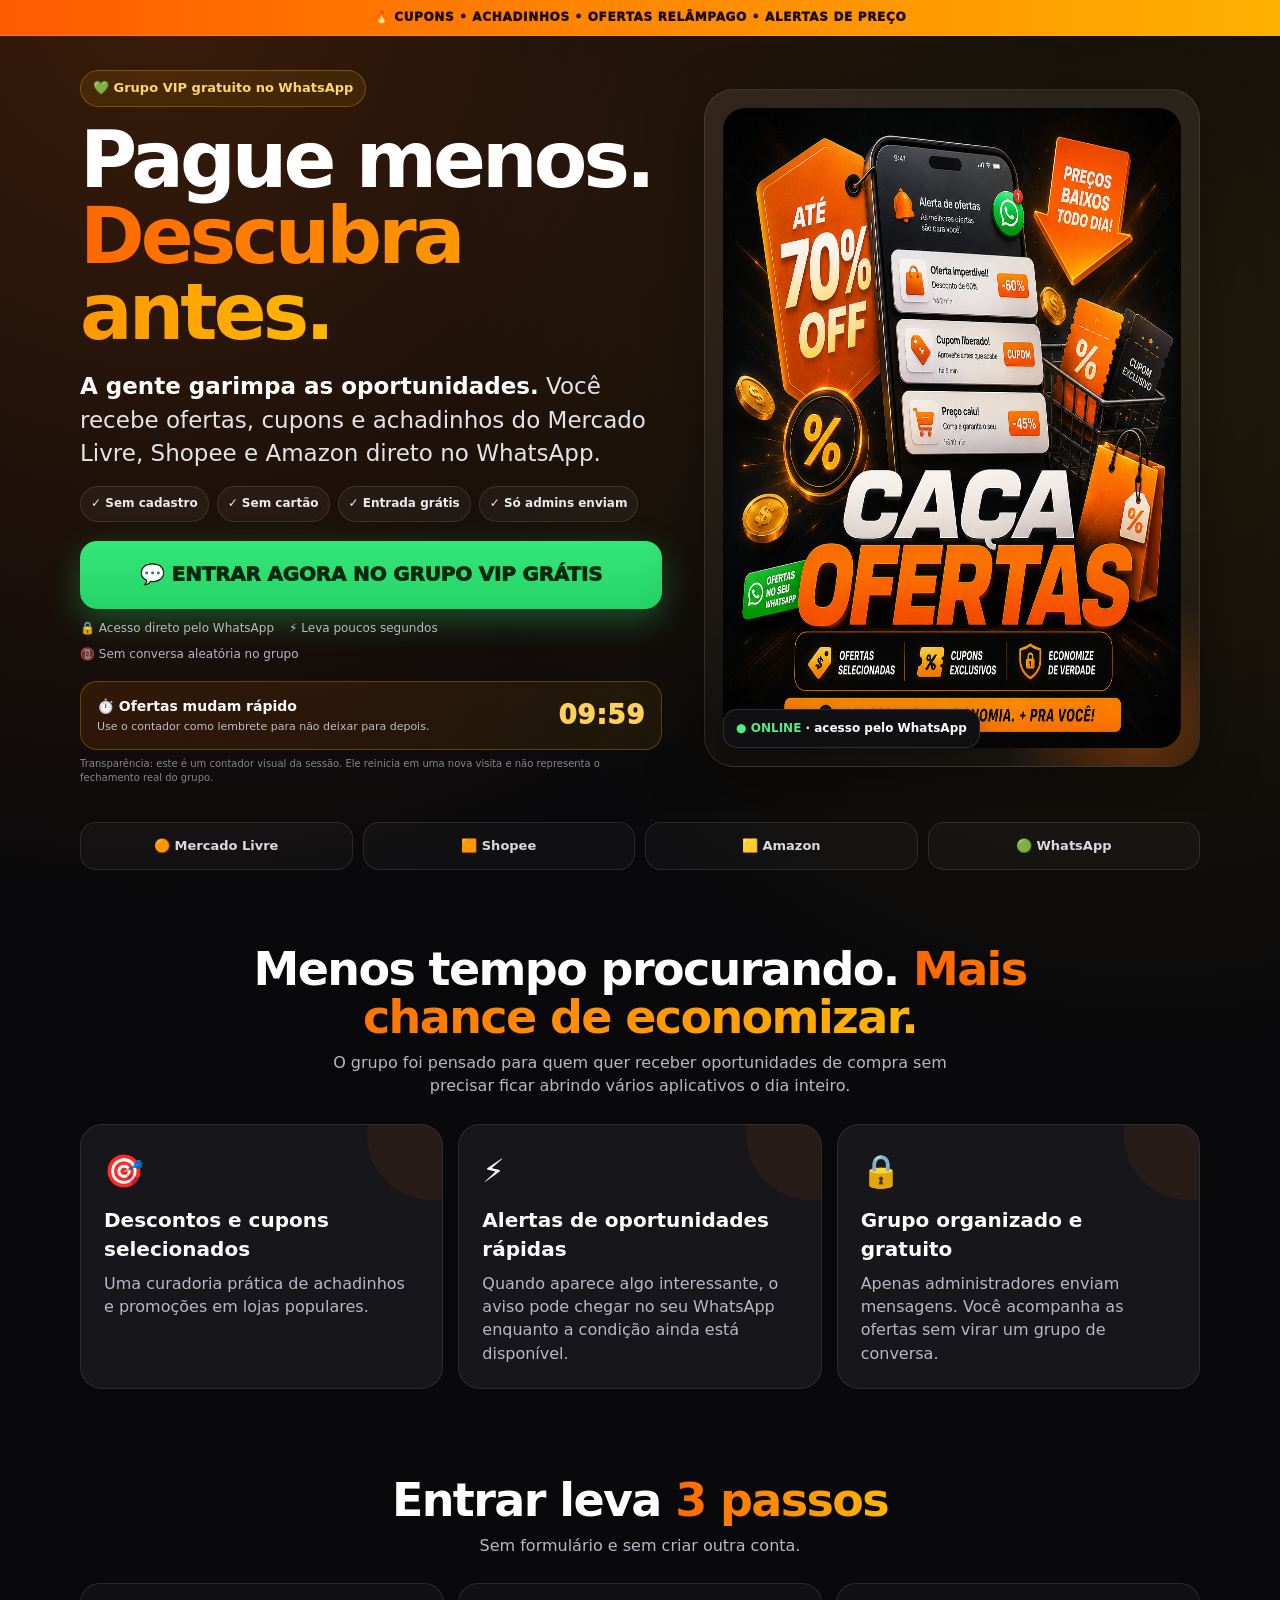
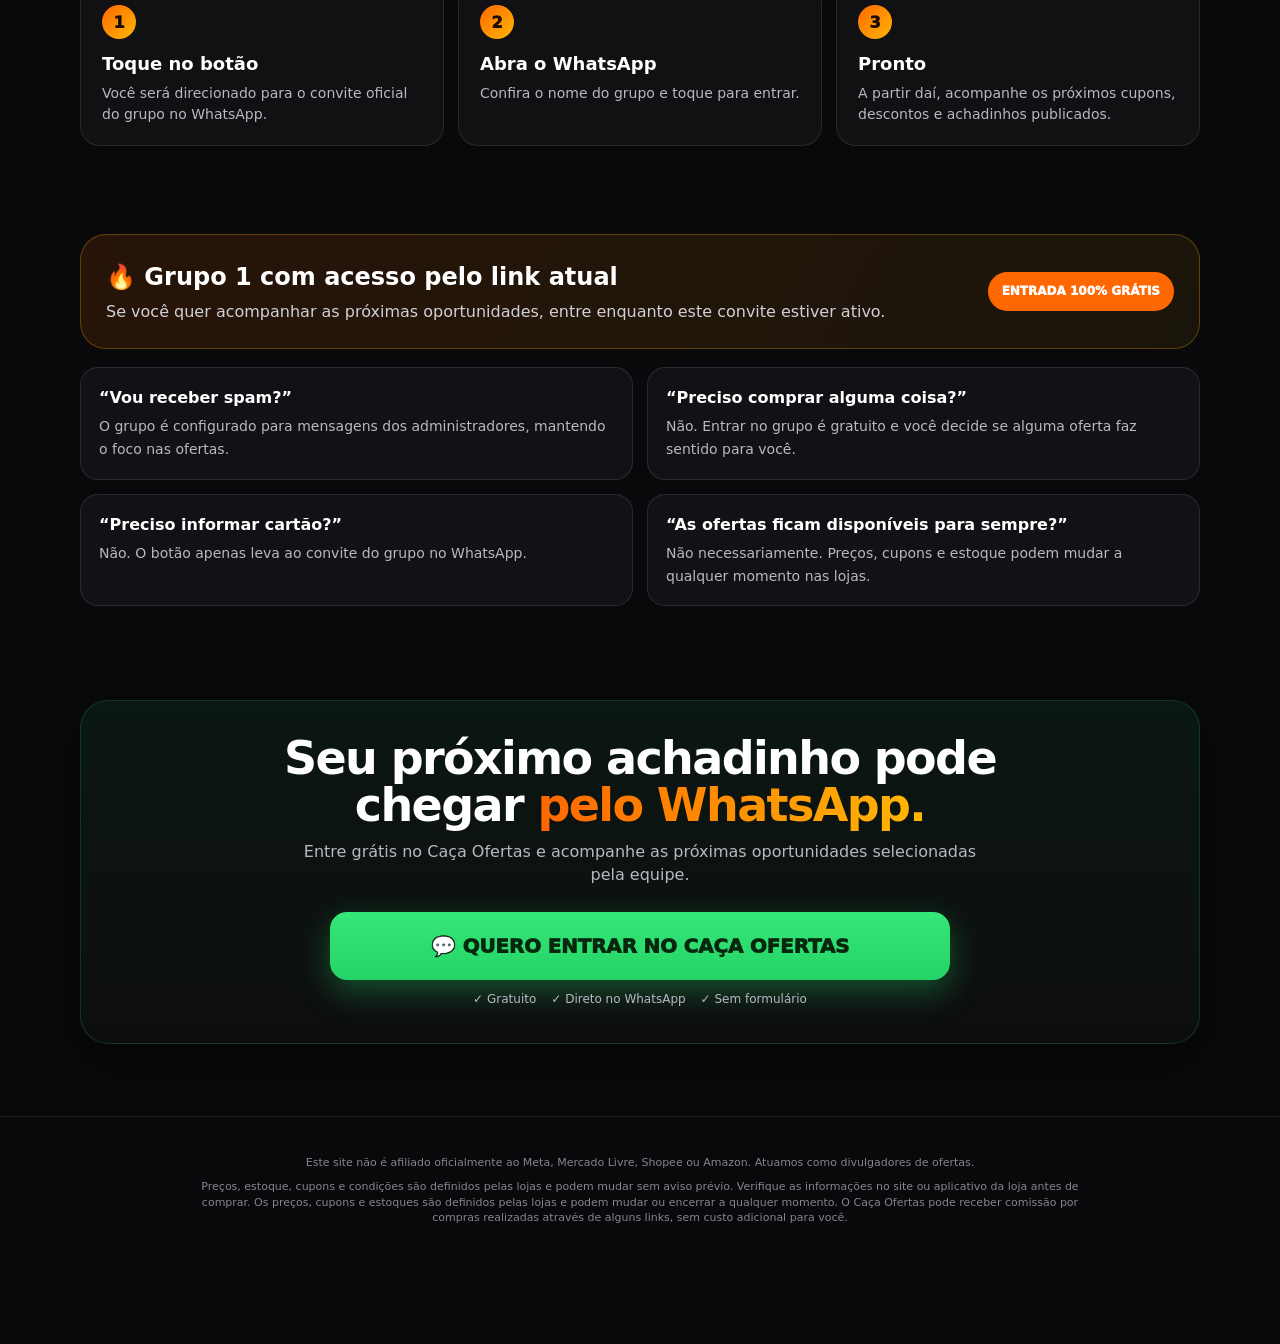
<file: v2/index.html>
<!doctype html>
<html lang="pt-BR">
<head>
  <meta charset="utf-8">
  <meta name="viewport" content="width=device-width,initial-scale=1,viewport-fit=cover">
  <meta name="theme-color" content="#0a0a0b">
  <meta name="description" content="Entre grátis no grupo VIP Caça Ofertas no WhatsApp e receba cupons, achadinhos e alertas de ofertas do Mercado Livre, Shopee e Amazon.">
  <title>Caça Ofertas | Grupo VIP Grátis no WhatsApp</title>

  <!-- Meta Pixel Code -->
  <script>
    !function(f,b,e,v,n,t,s)
    {if(f.fbq)return;n=f.fbq=function(){n.callMethod?
    n.callMethod.apply(n,arguments):n.queue.push(arguments)};
    if(!f._fbq)f._fbq=n;n.push=n;n.loaded=!0;n.version='2.0';
    n.queue=[];t=b.createElement(e);t.async=!0;
    t.src=v;s=b.getElementsByTagName(e)[0];
    s.parentNode.insertBefore(t,s)}(window, document,'script',
    'https://connect.facebook.net/en_US/fbevents.js');
    fbq('init', '1424649266423060');
    fbq('track', 'PageView');
  </script>
  <noscript>
    <img height="1" width="1" style="display:none"
      src="https://www.facebook.com/tr?id=1424649266423060&ev=PageView&noscript=1"
      alt="">
  </noscript>
  <!-- End Meta Pixel Code -->

  <!-- =========================================================
       GOOGLE ANALYTICS / GOOGLE ADS — COLE SUA TAG GTAG AQUI
       Os CTAs desta página já disparam o evento click_whatsapp.
  ========================================================== -->

  <style>
    :root{
      --bg:#09090b;
      --bg2:#111114;
      --card:#16161b;
      --text:#fff;
      --muted:#b8b8c2;
      --orange:#ff6700;
      --orange2:#ff8a00;
      --gold:#ffb703;
      --green:#25d366;
      --green2:#35e778;
      --line:rgba(255,255,255,.10);
      --shadow:0 18px 58px rgba(0,0,0,.38);
      --radius:22px;
    }
    *{box-sizing:border-box}
    html{scroll-behavior:smooth}
    body{
      margin:0;
      color:var(--text);
      background:
        radial-gradient(circle at 12% 0%,rgba(255,103,0,.20),transparent 29%),
        radial-gradient(circle at 90% 12%,rgba(255,183,3,.10),transparent 25%),
        var(--bg);
      font-family:Inter,system-ui,-apple-system,BlinkMacSystemFont,"Segoe UI",Roboto,Arial,sans-serif;
      line-height:1.45;
      -webkit-font-smoothing:antialiased;
    }
    a{color:inherit}
    img{display:block;max-width:100%}
    button,a{-webkit-tap-highlight-color:transparent}
    .wrap{width:min(1120px,calc(100% - 30px));margin:auto}

    .ticker{
      position:relative;
      z-index:20;
      border-bottom:1px solid rgba(255,183,3,.28);
      background:linear-gradient(90deg,#ff5b00,#ff8a00 52%,#ffb000);
      color:#1b0b00;
      font-size:12px;
      font-weight:1000;
      letter-spacing:.055em;
      text-align:center;
      text-transform:uppercase;
      padding:9px 12px;
    }

    .hero{padding:34px 0 26px;overflow:hidden}
    .hero-grid{display:grid;grid-template-columns:1.08fr .92fr;gap:42px;align-items:center}
    .eyebrow{
      display:inline-flex;align-items:center;gap:8px;
      padding:8px 12px;border-radius:999px;
      border:1px solid rgba(255,183,3,.30);
      background:rgba(255,183,3,.09);color:#ffd76c;
      font-size:13px;font-weight:900;margin-bottom:16px;
    }
    h1{font-size:clamp(42px,6.5vw,78px);line-height:.97;letter-spacing:-.05em;margin:0}
    .hot{background:linear-gradient(90deg,var(--orange),var(--gold));-webkit-background-clip:text;background-clip:text;color:transparent}
    .lead{font-size:clamp(18px,2vw,23px);color:#e3e3e8;margin:20px 0 16px;max-width:720px}
    .lead strong{color:#fff}

    .proof-strip{display:flex;flex-wrap:wrap;gap:8px;margin:0 0 19px}
    .proof-chip{border:1px solid var(--line);background:rgba(255,255,255,.045);border-radius:999px;padding:8px 10px;font-size:12px;font-weight:800;color:#ececf0}

    .cta{
      display:flex;align-items:center;justify-content:center;gap:10px;
      width:min(100%,620px);min-height:68px;padding:16px 20px;
      border-radius:17px;text-decoration:none;text-align:center;
      font-weight:1000;font-size:clamp(16px,2vw,20px);letter-spacing:-.01em;
      color:#06270e;background:linear-gradient(180deg,var(--green2),var(--green));
      box-shadow:0 11px 32px rgba(37,211,102,.34);
      transition:transform .2s ease,box-shadow .2s ease,filter .2s ease;
    }
    .cta:hover{transform:translateY(-2px) scale(1.01);box-shadow:0 15px 44px rgba(37,211,102,.45);filter:saturate(1.06)}
    .cta:focus-visible{outline:3px solid #fff;outline-offset:4px}
    @keyframes ctaPulse{0%,100%{box-shadow:0 11px 30px rgba(37,211,102,.30)}50%{box-shadow:0 11px 48px rgba(37,211,102,.58)}}
    .final-cta .cta{animation:ctaPulse 1.65s infinite,finalShake 3s infinite!important}
    @keyframes finalShake{0%,80%,100%{transform:translateX(0)}83%{transform:translateX(-5px)}86%{transform:translateX(5px)}89%{transform:translateX(-4px)}92%{transform:translateX(4px)}95%{transform:translateX(0)}}

    .under-cta{display:flex;flex-wrap:wrap;gap:9px 15px;color:#b8b8c2;font-size:12px;margin-top:11px}

    .timer-card{
      width:min(100%,620px);margin:18px 0 0;padding:14px 16px;border-radius:17px;
      border:1px solid rgba(255,183,3,.28);background:linear-gradient(90deg,rgba(255,103,0,.12),rgba(255,183,3,.07));
      display:flex;align-items:center;justify-content:space-between;gap:16px;
    }
    .timer-copy strong{display:block;font-size:14px}.timer-copy span{display:block;color:#bdbdc6;font-size:11px;margin-top:2px}
    .timer{font-variant-numeric:tabular-nums;font-size:26px;font-weight:1000;color:#ffd15a;letter-spacing:.03em;white-space:nowrap}
    .timer-note{font-size:10px;color:#85858f;margin:7px 0 0;max-width:620px}

    .visual-card{position:relative;border:1px solid var(--line);background:linear-gradient(180deg,rgba(255,255,255,.075),rgba(255,255,255,.025));box-shadow:var(--shadow);border-radius:30px;padding:18px;overflow:hidden}
    .visual-card:before{content:"";position:absolute;inset:auto -80px -100px auto;width:280px;height:280px;border-radius:50%;background:radial-gradient(circle,rgba(255,103,0,.35),transparent 67%)}
    .visual-card img{width:min(100%,490px);margin:auto;border-radius:22px;position:relative;z-index:1}
    .mini-badge{position:absolute;z-index:2;left:18px;bottom:18px;background:#101013;border:1px solid rgba(255,255,255,.12);border-radius:14px;padding:10px 12px;font-size:12px;font-weight:900;box-shadow:0 10px 30px rgba(0,0,0,.28)}
    .mini-badge b{color:#55e98c}

    .trust-row{padding:10px 0 32px}
    .trust-inner{display:grid;grid-template-columns:repeat(4,1fr);gap:10px}
    .trust-item{padding:14px;border:1px solid var(--line);border-radius:16px;background:rgba(255,255,255,.03);font-size:13px;text-align:center;color:#d9d9df;font-weight:800}

    section{padding:44px 0}
    .section-title{text-align:center;font-size:clamp(30px,4vw,46px);line-height:1.03;letter-spacing:-.035em;margin:0 auto 10px;max-width:800px}
    .section-sub{text-align:center;color:var(--muted);max-width:680px;margin:0 auto 26px}

    .benefits{display:grid;grid-template-columns:repeat(3,1fr);gap:15px}
    .benefit{border:1px solid var(--line);background:var(--card);border-radius:var(--radius);padding:23px;min-height:210px;position:relative;overflow:hidden}
    .benefit:after{content:"";position:absolute;width:130px;height:130px;right:-55px;top:-55px;border-radius:50%;background:rgba(255,103,0,.08)}
    .benefit .icon{font-size:32px;margin-bottom:12px}.benefit h3{margin:0 0 8px;font-size:20px}.benefit p{margin:0;color:var(--muted)}

    .steps{display:grid;grid-template-columns:repeat(3,1fr);gap:14px;counter-reset:steps}
    .step{counter-increment:steps;border-radius:20px;padding:21px;border:1px solid var(--line);background:rgba(255,255,255,.035)}
    .step:before{content:counter(steps);display:grid;place-items:center;width:34px;height:34px;border-radius:50%;background:linear-gradient(135deg,var(--orange),var(--gold));color:#1d0c00;font-weight:1000;margin-bottom:12px}
    .step h3{margin:0 0 6px;font-size:18px}.step p{margin:0;color:var(--muted);font-size:14px}

    .urgency{border:1px solid rgba(255,183,3,.28);background:linear-gradient(120deg,rgba(255,103,0,.13),rgba(255,183,3,.07));border-radius:26px;padding:25px;display:grid;grid-template-columns:1fr auto;align-items:center;gap:22px}
    .urgency h3{margin:0 0 5px;font-size:24px}.urgency p{margin:0;color:#d0d0d7}.urgency .tag{background:var(--orange);color:#fff;border-radius:999px;padding:11px 14px;font-weight:1000;font-size:12px;white-space:nowrap}

    .objections{display:grid;grid-template-columns:1fr 1fr;gap:14px;margin-top:18px}
    .objection{padding:18px;border-radius:18px;border:1px solid var(--line);background:#121216}.objection b{display:block;margin-bottom:5px}.objection span{color:var(--muted);font-size:14px}

    .final{padding:50px 0 72px;text-align:center}
    .final-box{border:1px solid rgba(37,211,102,.20);background:linear-gradient(180deg,rgba(37,211,102,.07),rgba(255,255,255,.025));border-radius:28px;padding:34px 22px;box-shadow:var(--shadow)}
    .final-box .cta{margin:22px auto 0}

    footer{border-top:1px solid var(--line);padding:30px 0 110px;color:#85858f;font-size:11px;text-align:center}
    footer p{max-width:900px;margin:8px auto}

    .sticky-mobile{display:none}

    @media(max-width:880px){
      .hero-grid{grid-template-columns:1fr;gap:26px}.hero-copy{text-align:center}.lead{margin-left:auto;margin-right:auto}.proof-strip,.under-cta{justify-content:center}.cta,.timer-card,.timer-note{margin-left:auto;margin-right:auto}.visual-card{max-width:580px;margin:auto}.trust-inner{grid-template-columns:1fr 1fr}.benefits,.steps{grid-template-columns:1fr}.urgency{grid-template-columns:1fr;text-align:center}.urgency .tag{justify-self:center}.objections{grid-template-columns:1fr}
    }
    @media(max-width:620px){
      body{padding-bottom:83px}.wrap{width:min(100% - 20px,1120px)}.ticker{font-size:10px;padding:8px}.hero{padding-top:20px}.eyebrow{font-size:11px}.hero-copy h1{font-size:clamp(39px,13.4vw,58px)}.lead{font-size:18px}.visual-card{padding:10px;border-radius:22px}.mini-badge{left:12px;bottom:12px}.trust-row{padding-bottom:20px}.trust-inner{grid-template-columns:1fr 1fr;gap:8px}.trust-item{font-size:11px;padding:11px 7px}.timer-card{padding:12px}.timer{font-size:23px}.timer-copy{text-align:left}.timer-note{text-align:left}.final{padding-bottom:32px}.sticky-mobile{position:fixed;z-index:50;display:block;left:0;right:0;bottom:0;padding:9px max(10px,env(safe-area-inset-right)) calc(9px + env(safe-area-inset-bottom)) max(10px,env(safe-area-inset-left));background:rgba(8,8,10,.93);border-top:1px solid rgba(255,255,255,.12);backdrop-filter:blur(12px)}.sticky-mobile .cta{min-height:55px;border-radius:14px;font-size:14px;padding:10px 12px}.sticky-mobile small{display:block;text-align:center;margin-top:4px;color:#aaaab3;font-size:9px}footer{padding-bottom:35px}
    }
    @media(prefers-reduced-motion:reduce){*,*:before,*:after{scroll-behavior:auto!important;animation-duration:.01ms!important;animation-iteration-count:1!important}}
  </style>
</head>
<body>
  <div class="ticker">🔥 Cupons • Achadinhos • Ofertas relâmpago • Alertas de preço</div>

  <main>
    <section class="hero">
      <div class="wrap hero-grid">
        <div class="hero-copy">
          <div class="eyebrow">💚 Grupo VIP gratuito no WhatsApp</div>
          <h1>Pague menos.<br><span class="hot">Descubra antes.</span></h1>
          <p class="lead"><strong>A gente garimpa as oportunidades.</strong> Você recebe ofertas, cupons e achadinhos do Mercado Livre, Shopee e Amazon direto no WhatsApp.</p>

          <div class="proof-strip" aria-label="Vantagens rápidas">
            <span class="proof-chip">✓ Sem cadastro</span>
            <span class="proof-chip">✓ Sem cartão</span>
            <span class="proof-chip">✓ Entrada grátis</span>
            <span class="proof-chip">✓ Só admins enviam</span>
          </div>

          <a class="cta js-whatsapp" data-cta="hero" href="https://chat.whatsapp.com/K3qHR7EAsK492VDoDaMZ8o" target="_blank" rel="noopener noreferrer">💬 ENTRAR AGORA NO GRUPO VIP GRÁTIS</a>
          <div class="under-cta"><span>🔒 Acesso direto pelo WhatsApp</span><span>⚡ Leva poucos segundos</span><span>📵 Sem conversa aleatória no grupo</span></div>

          <div class="timer-card" aria-label="Contador visual da sessão">
            <div class="timer-copy"><strong>⏱️ Ofertas mudam rápido</strong><span>Use o contador como lembrete para não deixar para depois.</span></div>
            <div id="timer" class="timer">10:00</div>
          </div>
          <p class="timer-note">Transparência: este é um contador visual da sessão. Ele reinicia em uma nova visita e não representa o fechamento real do grupo.</p>
        </div>

        <div class="visual-card" aria-label="Caça Ofertas">
          <img src="logo-caca-ofertas.png" width="640" height="640" alt="Arte promocional de descontos do Caça Ofertas" loading="eager" decoding="async">
          <div class="mini-badge"><b>● ONLINE</b> · acesso pelo WhatsApp</div>
        </div>
      </div>
    </section>

    <div class="trust-row">
      <div class="wrap trust-inner">
        <div class="trust-item">🟠 Mercado Livre</div>
        <div class="trust-item">🟧 Shopee</div>
        <div class="trust-item">🟨 Amazon</div>
        <div class="trust-item">🟢 WhatsApp</div>
      </div>
    </div>

    <section id="beneficios">
      <div class="wrap">
        <h2 class="section-title">Menos tempo procurando. <span class="hot">Mais chance de economizar.</span></h2>
        <p class="section-sub">O grupo foi pensado para quem quer receber oportunidades de compra sem precisar ficar abrindo vários aplicativos o dia inteiro.</p>
        <div class="benefits">
          <article class="benefit"><div class="icon">🎯</div><h3>Descontos e cupons selecionados</h3><p>Uma curadoria prática de achadinhos e promoções em lojas populares.</p></article>
          <article class="benefit"><div class="icon">⚡</div><h3>Alertas de oportunidades rápidas</h3><p>Quando aparece algo interessante, o aviso pode chegar no seu WhatsApp enquanto a condição ainda está disponível.</p></article>
          <article class="benefit"><div class="icon">🔒</div><h3>Grupo organizado e gratuito</h3><p>Apenas administradores enviam mensagens. Você acompanha as ofertas sem virar um grupo de conversa.</p></article>
        </div>
      </div>
    </section>

    <section>
      <div class="wrap">
        <h2 class="section-title">Entrar leva <span class="hot">3 passos</span></h2>
        <p class="section-sub">Sem formulário e sem criar outra conta.</p>
        <div class="steps">
          <div class="step"><h3>Toque no botão</h3><p>Você será direcionado para o convite oficial do grupo no WhatsApp.</p></div>
          <div class="step"><h3>Abra o WhatsApp</h3><p>Confira o nome do grupo e toque para entrar.</p></div>
          <div class="step"><h3>Pronto</h3><p>A partir daí, acompanhe os próximos cupons, descontos e achadinhos publicados.</p></div>
        </div>
      </div>
    </section>

    <section>
      <div class="wrap">
        <div class="urgency">
          <div><h3>🔥 Grupo 1 com acesso pelo link atual</h3><p>Se você quer acompanhar as próximas oportunidades, entre enquanto este convite estiver ativo.</p></div>
          <div class="tag">ENTRADA 100% GRÁTIS</div>
        </div>

        <div class="objections">
          <div class="objection"><b>“Vou receber spam?”</b><span>O grupo é configurado para mensagens dos administradores, mantendo o foco nas ofertas.</span></div>
          <div class="objection"><b>“Preciso comprar alguma coisa?”</b><span>Não. Entrar no grupo é gratuito e você decide se alguma oferta faz sentido para você.</span></div>
          <div class="objection"><b>“Preciso informar cartão?”</b><span>Não. O botão apenas leva ao convite do grupo no WhatsApp.</span></div>
          <div class="objection"><b>“As ofertas ficam disponíveis para sempre?”</b><span>Não necessariamente. Preços, cupons e estoque podem mudar a qualquer momento nas lojas.</span></div>
        </div>
      </div>
    </section>

    <section class="final">
      <div class="wrap">
        <div class="final-box">
          <h2 class="section-title">Seu próximo achadinho pode chegar <span class="hot">pelo WhatsApp.</span></h2>
          <p class="section-sub">Entre grátis no Caça Ofertas e acompanhe as próximas oportunidades selecionadas pela equipe.</p>
          <a class="cta js-whatsapp" data-cta="final" href="https://chat.whatsapp.com/K3qHR7EAsK492VDoDaMZ8o" target="_blank" rel="noopener noreferrer">💬 QUERO ENTRAR NO CAÇA OFERTAS</a>
          <div class="under-cta" style="justify-content:center"><span>✓ Gratuito</span><span>✓ Direto no WhatsApp</span><span>✓ Sem formulário</span></div>
        </div>
      </div>
    </section>
  </main>

  <footer>
    <div class="wrap">
      <p>Este site não é afiliado oficialmente ao Meta, Mercado Livre, Shopee ou Amazon. Atuamos como divulgadores de ofertas.</p>
      <p>Preços, estoque, cupons e condições são definidos pelas lojas e podem mudar sem aviso prévio. Verifique as informações no site ou aplicativo da loja antes de comprar. Os preços, cupons e estoques são definidos pelas lojas e podem mudar ou encerrar a qualquer momento. O Caça Ofertas pode receber comissão por compras realizadas através de alguns links, sem custo adicional para você.</p>
    </div>
  </footer>

  <div class="sticky-mobile" aria-label="Ação fixa no celular">
    <a class="cta js-whatsapp" data-cta="sticky-mobile" href="https://chat.whatsapp.com/K3qHR7EAsK492VDoDaMZ8o" target="_blank" rel="noopener noreferrer">💬 ENTRAR GRÁTIS NO GRUPO VIP</a>
    <small>WhatsApp · sem cadastro · gratuito</small>
  </div>

  <script>
    (function(){var cta=document.querySelector('.final .cta');if(cta)cta.style.setProperty('animation','ctaPulse 1.65s infinite, finalShake 3s infinite','important');})();
    // Contador visual de sessão: transparente e não associado a fechamento real do grupo.
    (function(){
      var duration = 10 * 60;
      var key = 'cacaOfertasTimerStart';
      var now = Date.now();
      var start = Number(sessionStorage.getItem(key));
      if (!start || now - start > duration * 1000) {
        start = now;
        sessionStorage.setItem(key, String(start));
      }
      var el = document.getElementById('timer');
      function render(){
        var elapsed = Math.floor((Date.now() - start) / 1000);
        var left = Math.max(0, duration - elapsed);
        var min = String(Math.floor(left / 60)).padStart(2,'0');
        var sec = String(left % 60).padStart(2,'0');
        el.textContent = min + ':' + sec;
        if (left > 0) requestAnimationFrame(function(){setTimeout(render, 250)});
      }
      render();
    })();

    // Guarda parâmetros UTM localmente para análise posterior no navegador.
    (function(){
      try {
        var params = new URLSearchParams(location.search);
        var utm = {};
        ['utm_source','utm_medium','utm_campaign','utm_content','utm_term','fbclid','gclid'].forEach(function(k){
          if (params.get(k)) utm[k] = params.get(k);
        });
        if (Object.keys(utm).length) localStorage.setItem('cacaOfertasAttribution', JSON.stringify(utm));
      } catch(e) {}
    })();

    // Eventos de clique para Meta Pixel e GA4/Google Ads, quando instalados no <head>.
    document.querySelectorAll('.js-whatsapp').forEach(function(link){
      link.addEventListener('click', function(){
        var placement = link.getAttribute('data-cta') || 'unknown';
        var attribution = {};
        try { attribution = JSON.parse(localStorage.getItem('cacaOfertasAttribution') || '{}'); } catch(e) {}

        try {
          if (typeof fbq === 'function') {
            fbq('track', 'Lead', {content_name:'Grupo VIP Caça Ofertas', cta_placement:placement});
            fbq('trackCustom', 'WhatsApp_Geral', Object.assign({pagina:'geral', grupo:'geral', cta_placement:placement}, attribution));
          }
        } catch(e) {}

        try {
          if (typeof gtag === 'function') {
            gtag('event', 'click_whatsapp', Object.assign({event_category:'engagement', event_label:'grupo_vip_caca_ofertas', cta_placement:placement}, attribution));
          }
        } catch(e) {}
      });
    });
  </script>
</body>
</html>
</file>
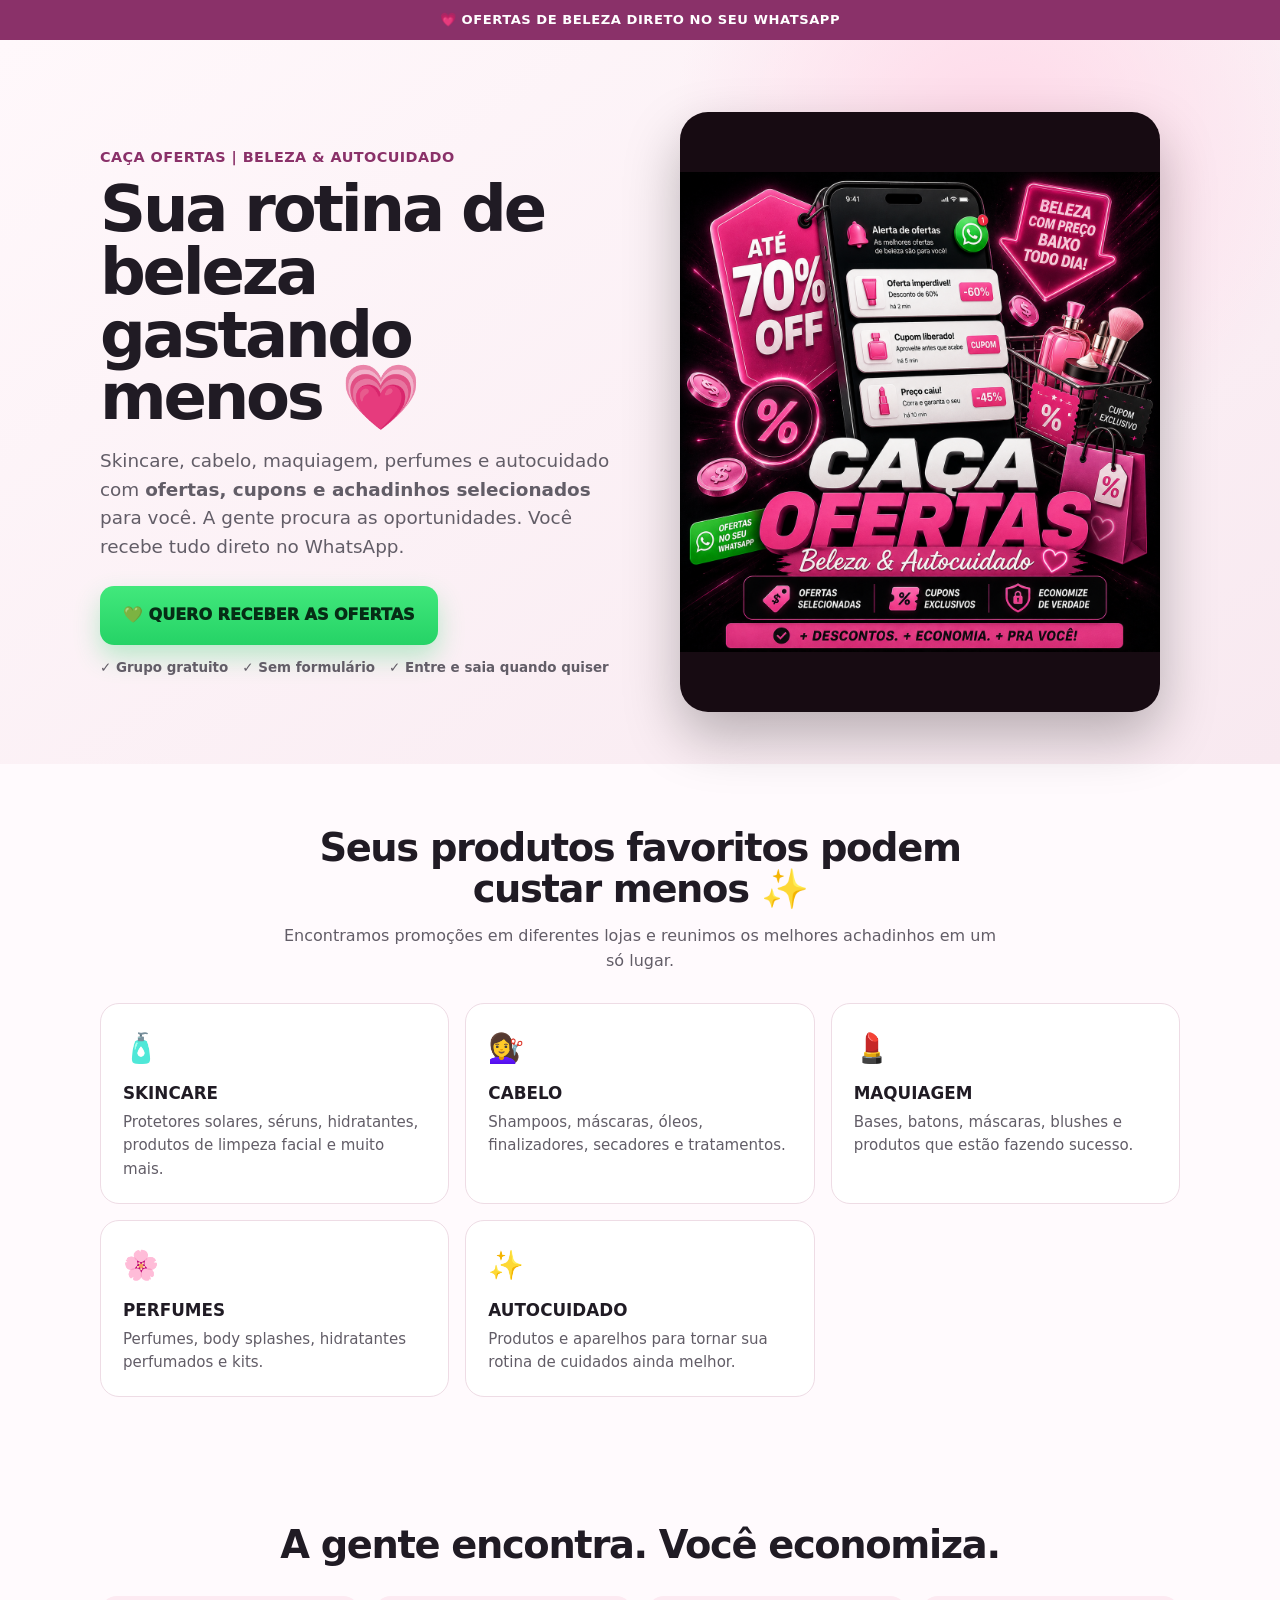
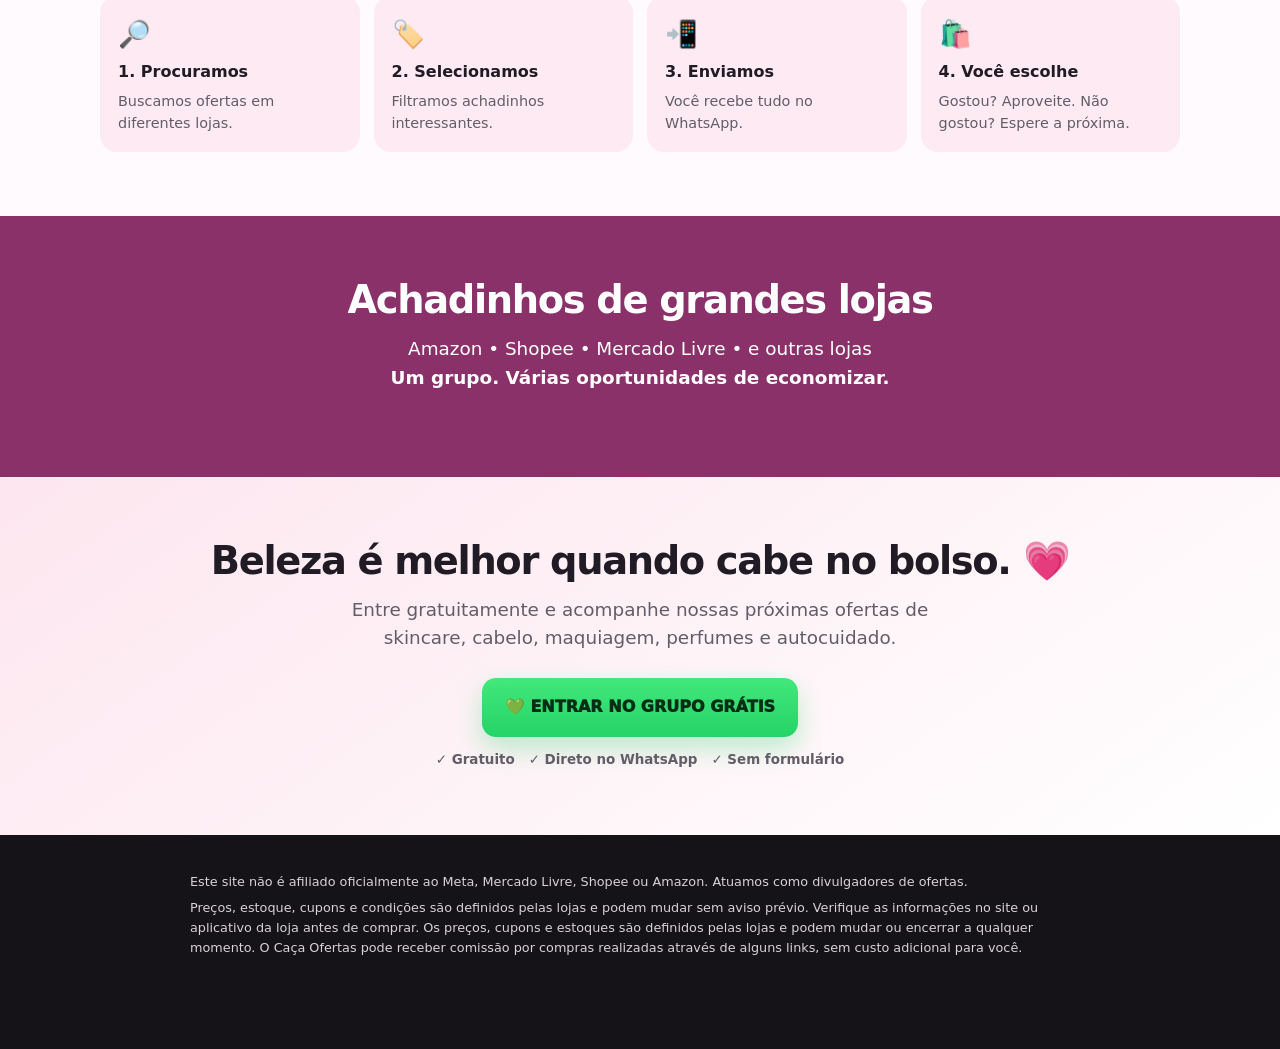
<file: beleza/v1/index.html>
<!doctype html><html lang="pt-BR"><head><meta charset="utf-8"><meta name="viewport" content="width=device-width,initial-scale=1,viewport-fit=cover"><meta name="theme-color" content="#8a3169"><meta name="description" content="Ofertas de beleza e autocuidado direto no WhatsApp."><title>Caça Ofertas | Beleza & Autocuidado</title><script>!function(f,b,e,v,n,t,s){if(f.fbq)return;n=f.fbq=function(){n.callMethod?n.callMethod.apply(n,arguments):n.queue.push(arguments)};if(!f._fbq)f._fbq=n;n.push=n;n.loaded=!0;n.version='2.0';n.queue=[];t=b.createElement(e);t.async=!0;t.src=v;s=b.getElementsByTagName(e)[0];s.parentNode.insertBefore(t,s)}(window,document,'script','https://connect.facebook.net/en_US/fbevents.js');fbq('init','1595527468878177');fbq('track','PageView');</script><noscript><img height="1" width="1" style="display:none" src="https://www.facebook.com/tr?id=1595527468878177&ev=PageView&noscript=1" alt=""></noscript><link rel="stylesheet" href="../../assets/nichos.css"></head><body class="beauty v1"><div class="top">💗 OFERTAS DE BELEZA DIRETO NO SEU WHATSAPP</div><main><section class="hero"><div class="wrap hero-grid"><div><div class="brand">CAÇA OFERTAS | BELEZA & AUTOCUIDADO</div><h1>Sua rotina de beleza gastando menos 💗</h1><p class="lead">Skincare, cabelo, maquiagem, perfumes e autocuidado com <b>ofertas, cupons e achadinhos selecionados</b> para você. A gente procura as oportunidades. Você recebe tudo direto no WhatsApp.</p><a class="cta js-whatsapp" data-cta="hero" href="https://chat.whatsapp.com/Fv4OuebAxRL9qZqKlX4ggc" target="_blank" rel="noopener">💚 QUERO RECEBER AS OFERTAS</a><div class="micro"><span>✓ Grupo gratuito</span><span>✓ Sem formulário</span><span>✓ Entre e saia quando quiser</span></div></div><div class="art" aria-label="Caça Ofertas Beleza e Autocuidado"><div class="art-icon">💄</div><strong>CAÇA OFERTAS</strong><small>BELEZA & AUTOCUIDADO</small></div></div></section><section><div class="wrap"><div class="intro"><h2>Seus produtos favoritos podem custar menos ✨</h2><p>Encontramos promoções em diferentes lojas e reunimos os melhores achadinhos em um só lugar.</p></div><div class="grid"><article class="card"><div class="icon">🧴</div><h3>SKINCARE</h3><p>Protetores solares, séruns, hidratantes, produtos de limpeza facial e muito mais.</p></article><article class="card"><div class="icon">💇‍♀️</div><h3>CABELO</h3><p>Shampoos, máscaras, óleos, finalizadores, secadores e tratamentos.</p></article><article class="card"><div class="icon">💄</div><h3>MAQUIAGEM</h3><p>Bases, batons, máscaras, blushes e produtos que estão fazendo sucesso.</p></article><article class="card"><div class="icon">🌸</div><h3>PERFUMES</h3><p>Perfumes, body splashes, hidratantes perfumados e kits.</p></article><article class="card"><div class="icon">✨</div><h3>AUTOCUIDADO</h3><p>Produtos e aparelhos para tornar sua rotina de cuidados ainda melhor.</p></article></div></div></section><section><div class="wrap"><div class="intro"><h2>A gente encontra. Você economiza.</h2></div><div class="steps"><div class="step"><b>🔎</b><strong>1. Procuramos</strong><p>Buscamos ofertas em diferentes lojas.</p></div><div class="step"><b>🏷️</b><strong>2. Selecionamos</strong><p>Filtramos achadinhos interessantes.</p></div><div class="step"><b>📲</b><strong>3. Enviamos</strong><p>Você recebe tudo no WhatsApp.</p></div><div class="step"><b>🛍️</b><strong>4. Você escolhe</strong><p>Gostou? Aproveite. Não gostou? Espere a próxima.</p></div></div></div></section><section class="quote"><div class="wrap"><h2>Achadinhos de grandes lojas</h2><p>Amazon • Shopee • Mercado Livre • e outras lojas<br><b>Um grupo. Várias oportunidades de economizar.</b></p></div></section><section class="final"><div class="wrap"><h2>Beleza é melhor quando cabe no bolso. 💗</h2><p class="lead" style="margin-left:auto;margin-right:auto">Entre gratuitamente e acompanhe nossas próximas ofertas de skincare, cabelo, maquiagem, perfumes e autocuidado.</p><a class="cta js-whatsapp" data-cta="final_cta" href="https://chat.whatsapp.com/Fv4OuebAxRL9qZqKlX4ggc" target="_blank" rel="noopener">💚 ENTRAR NO GRUPO GRÁTIS</a></div></section></main><footer><div class="wrap"><p><b>CAÇA OFERTAS | BELEZA & AUTOCUIDADO</b> — A gente encontra, você economiza.</p><p>Os preços, cupons e estoques são definidos pelas lojas e podem mudar ou encerrar a qualquer momento. O Caça Ofertas pode receber comissão por compras realizadas através de alguns links, sem custo adicional para você.</p></div></footer><div class="mobile-cta"><a class="cta js-whatsapp" data-cta="mobile_bar" href="https://chat.whatsapp.com/Fv4OuebAxRL9qZqKlX4ggc" target="_blank" rel="noopener">💚 RECEBER OFERTAS</a></div><script>window.PAGE_CONFIG={grupo:'beleza_autocuidado',landing:'v1',nome:'Caça Ofertas | Beleza & Autocuidado',categoria:'beleza_autocuidado'};</script><script src="../../assets/nichos.js"></script></body></html>
</file>
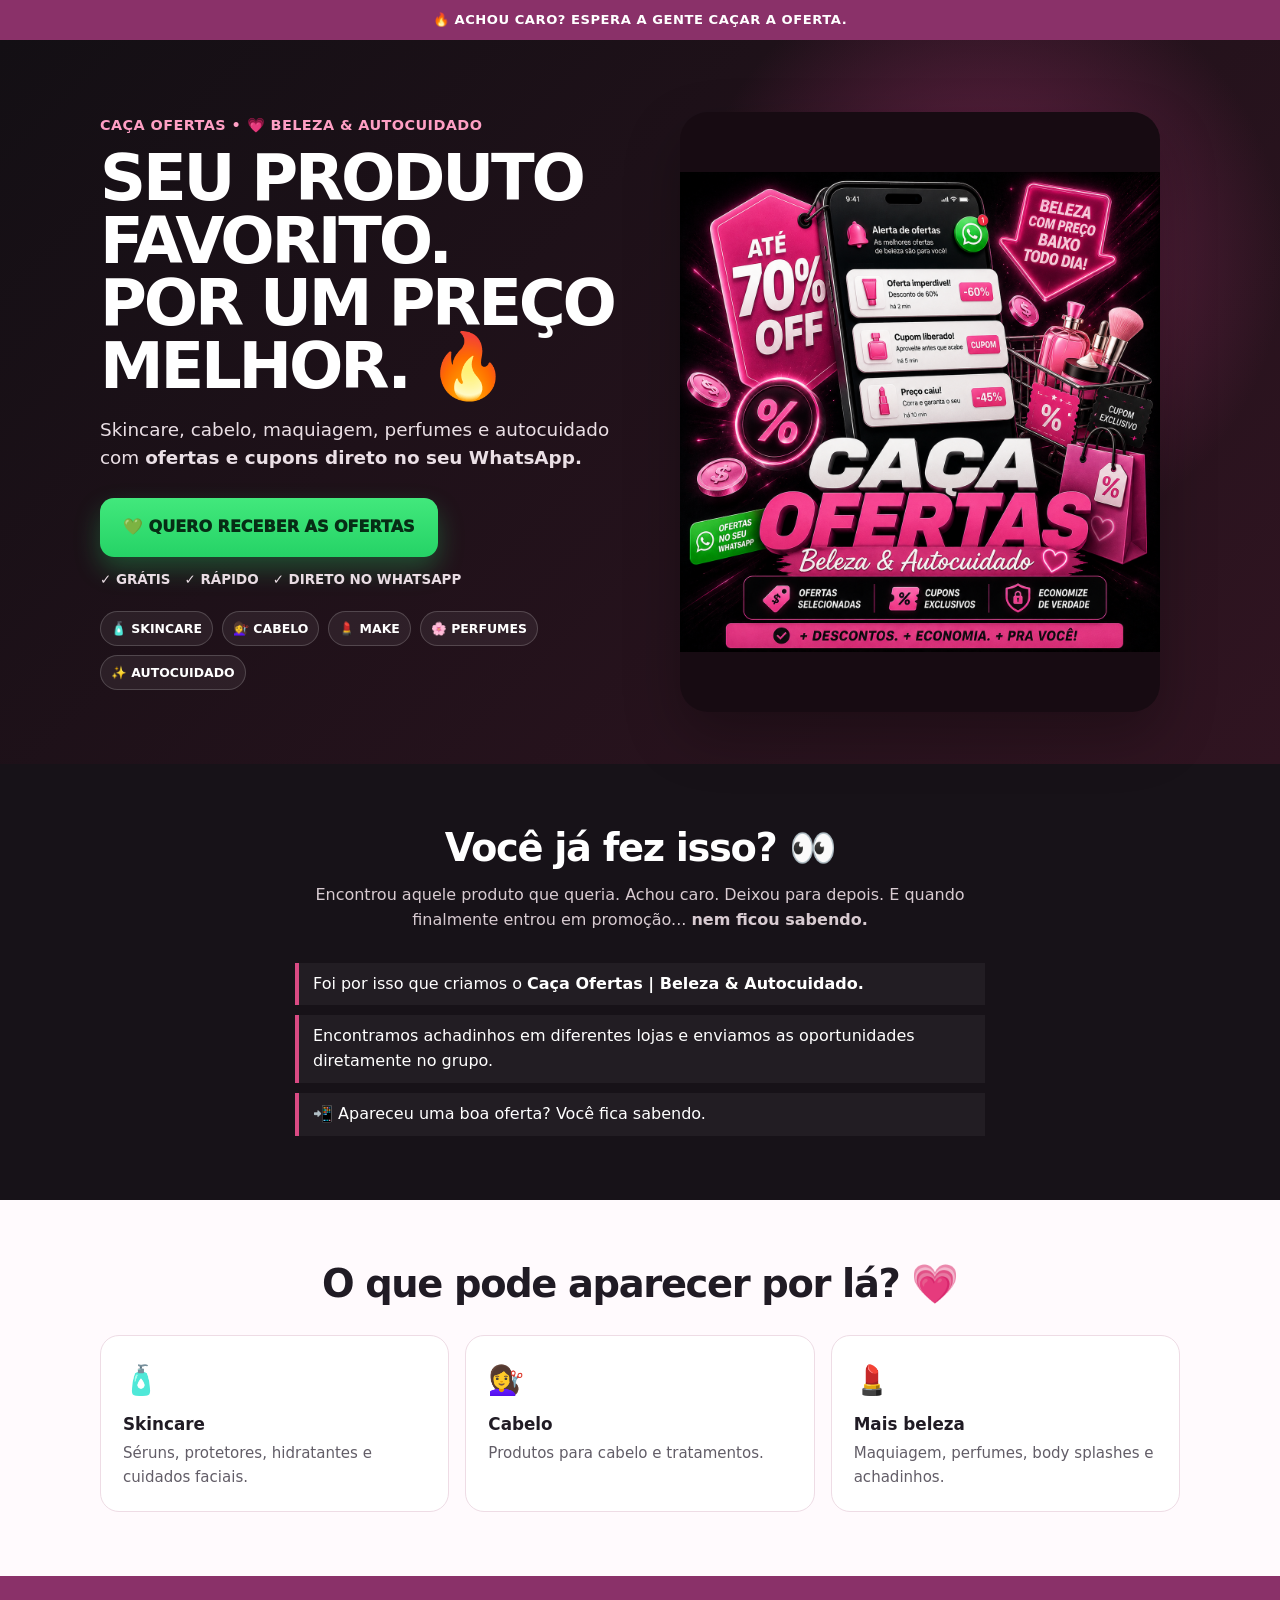
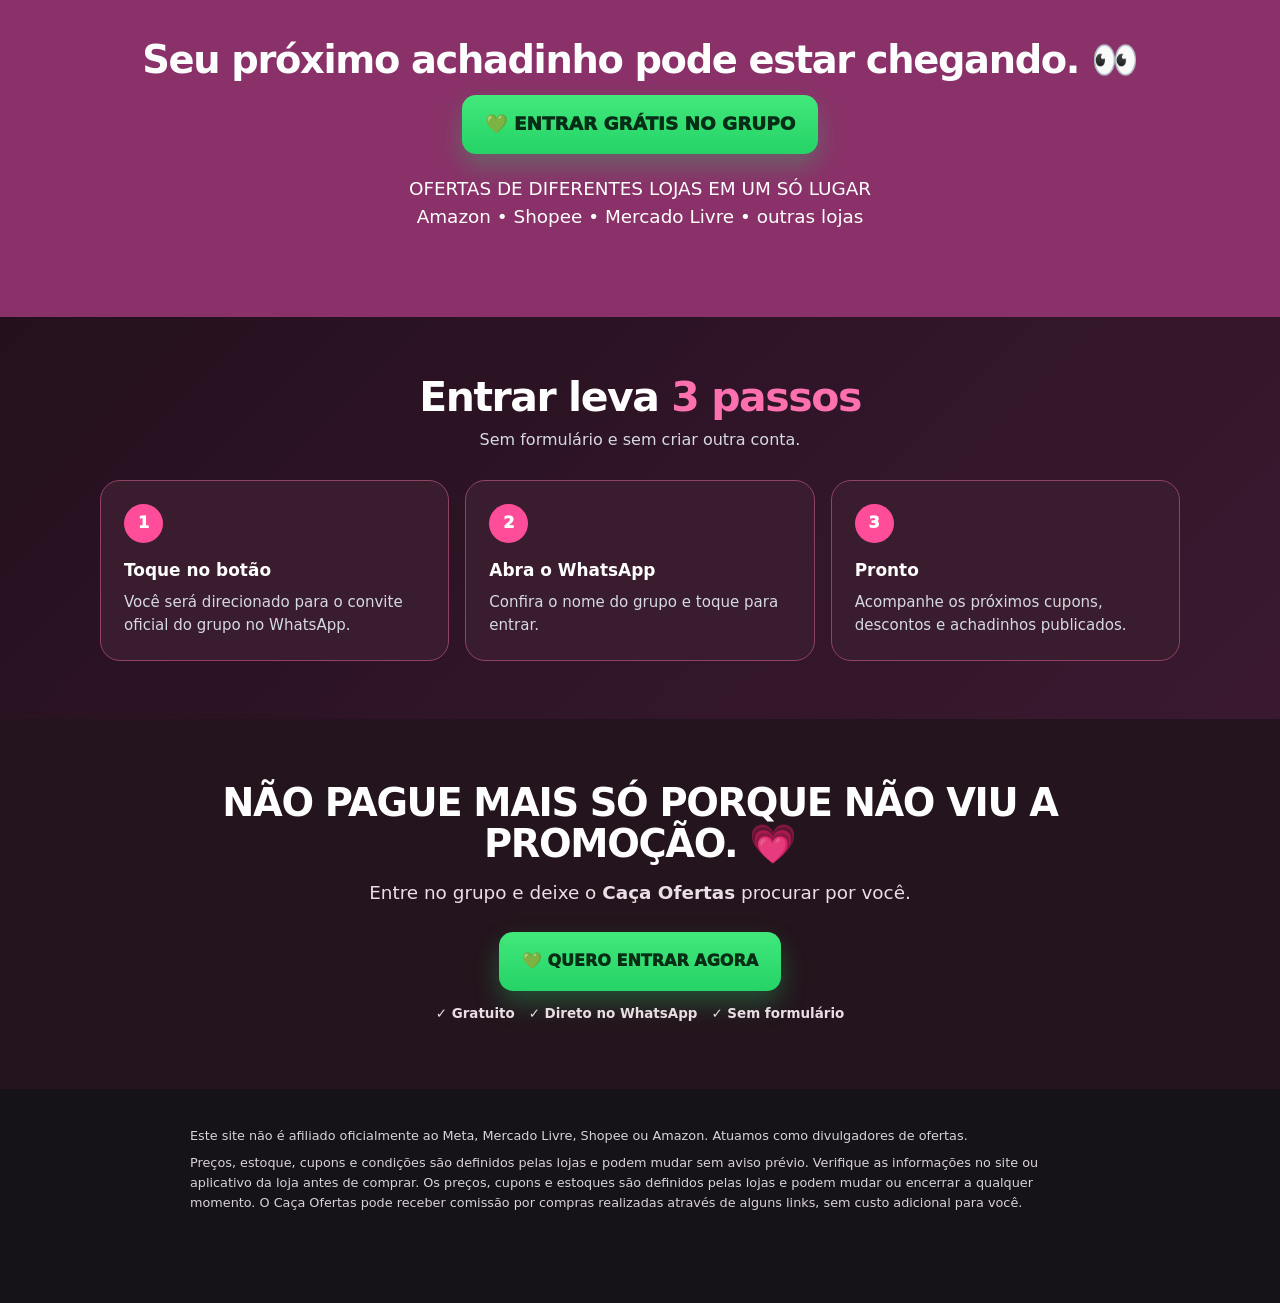
<file: beleza/v2/index.html>
<!doctype html><html lang="pt-BR"><head><meta charset="utf-8"><meta name="viewport" content="width=device-width,initial-scale=1,viewport-fit=cover"><meta name="theme-color" content="#171015"><meta name="description" content="Ofertas de beleza e autocuidado direto no WhatsApp."><title>Caça Ofertas | Beleza & Autocuidado</title><script>!function(f,b,e,v,n,t,s){if(f.fbq)return;n=f.fbq=function(){n.callMethod?n.callMethod.apply(n,arguments):n.queue.push(arguments)};if(!f._fbq)f._fbq=n;n.push=n;n.loaded=!0;n.version='2.0';n.queue=[];t=b.createElement(e);t.async=!0;t.src=v;s=b.getElementsByTagName(e)[0];s.parentNode.insertBefore(t,s)}(window,document,'script','https://connect.facebook.net/en_US/fbevents.js');fbq('init','1424649266423060');fbq('track','PageView');</script><link rel="stylesheet" href="../../assets/nichos.css"></head><body class="beauty v2"><div class="top">🔥 ACHOU CARO? ESPERA A GENTE CAÇAR A OFERTA.</div><main><section class="hero"><div class="wrap hero-grid"><div><div class="brand">CAÇA OFERTAS • 💗 BELEZA & AUTOCUIDADO</div><h1>SEU PRODUTO FAVORITO.<br>POR UM PREÇO MELHOR. 🔥</h1><p class="lead">Skincare, cabelo, maquiagem, perfumes e autocuidado com <b>ofertas e cupons direto no seu WhatsApp.</b></p><a class="cta js-whatsapp" data-cta="hero" href="https://chat.whatsapp.com/Fv4OuebAxRL9qZqKlX4ggc" target="_blank" rel="noopener">💚 QUERO RECEBER AS OFERTAS</a><div class="micro"><span>✓ GRÁTIS</span><span>✓ RÁPIDO</span><span>✓ DIRETO NO WHATSAPP</span></div><div class="chips"><span>🧴 SKINCARE</span><span>💇‍♀️ CABELO</span><span>💄 MAKE</span><span>🌸 PERFUMES</span><span>✨ AUTOCUIDADO</span></div></div><div class="art"><div class="art-icon">💗</div><strong>BELEZA<br>& AUTOCUIDADO</strong><small>ACHADINHOS NO SEU WHATSAPP</small></div></div></section><section class="problem"><div class="wrap"><div class="intro"><h2>Você já fez isso? 👀</h2><p>Encontrou aquele produto que queria. Achou caro. Deixou para depois. E quando finalmente entrou em promoção... <b>nem ficou sabendo.</b></p></div><div class="list"><div>Foi por isso que criamos o <b>Caça Ofertas | Beleza & Autocuidado.</b></div><div>Encontramos achadinhos em diferentes lojas e enviamos as oportunidades diretamente no grupo.</div><div>📲 Apareceu uma boa oferta? Você fica sabendo.</div></div></div></section><section><div class="wrap"><div class="intro"><h2>O que pode aparecer por lá? 💗</h2></div><div class="grid"><article class="card"><div class="icon">🧴</div><h3>Skincare</h3><p>Séruns, protetores, hidratantes e cuidados faciais.</p></article><article class="card"><div class="icon">💇‍♀️</div><h3>Cabelo</h3><p>Produtos para cabelo e tratamentos.</p></article><article class="card"><div class="icon">💄</div><h3>Mais beleza</h3><p>Maquiagem, perfumes, body splashes e achadinhos.</p></article></div></div></section><section class="quote"><div class="wrap"><h2>Seu próximo achadinho pode estar chegando. 👀</h2><p><a class="cta js-whatsapp" data-cta="benefits" href="https://chat.whatsapp.com/Fv4OuebAxRL9qZqKlX4ggc" target="_blank" rel="noopener">💚 ENTRAR GRÁTIS NO GRUPO</a></p><p>OFERTAS DE DIFERENTES LOJAS EM UM SÓ LUGAR<br>Amazon • Shopee • Mercado Livre • outras lojas</p></div></section><section class="final"><div class="wrap"><h2>NÃO PAGUE MAIS SÓ PORQUE NÃO VIU A PROMOÇÃO. 💗</h2><p class="lead" style="margin-left:auto;margin-right:auto">Entre no grupo e deixe o <b>Caça Ofertas</b> procurar por você.</p><a class="cta js-whatsapp" data-cta="final_cta" href="https://chat.whatsapp.com/Fv4OuebAxRL9qZqKlX4ggc" target="_blank" rel="noopener">💚 QUERO ENTRAR AGORA</a></div></section></main><footer><div class="wrap"><p><b>CAÇA OFERTAS | BELEZA & AUTOCUIDADO</b> — A gente encontra, você economiza.</p><p>Os preços, cupons e estoques são definidos pelas lojas e podem mudar ou encerrar a qualquer momento. O Caça Ofertas pode receber comissão por compras realizadas através de alguns links, sem custo adicional para você.</p></div></footer><div class="mobile-cta"><a class="cta js-whatsapp" data-cta="mobile_bar" href="https://chat.whatsapp.com/Fv4OuebAxRL9qZqKlX4ggc" target="_blank" rel="noopener">💚 ENTRAR AGORA</a></div><script>window.PAGE_CONFIG={grupo:'beleza_autocuidado',landing:'v2',nome:'Caça Ofertas | Beleza & Autocuidado',categoria:'beleza_autocuidado'};</script><script src="../../assets/nichos.js"></script></body></html>
</file>
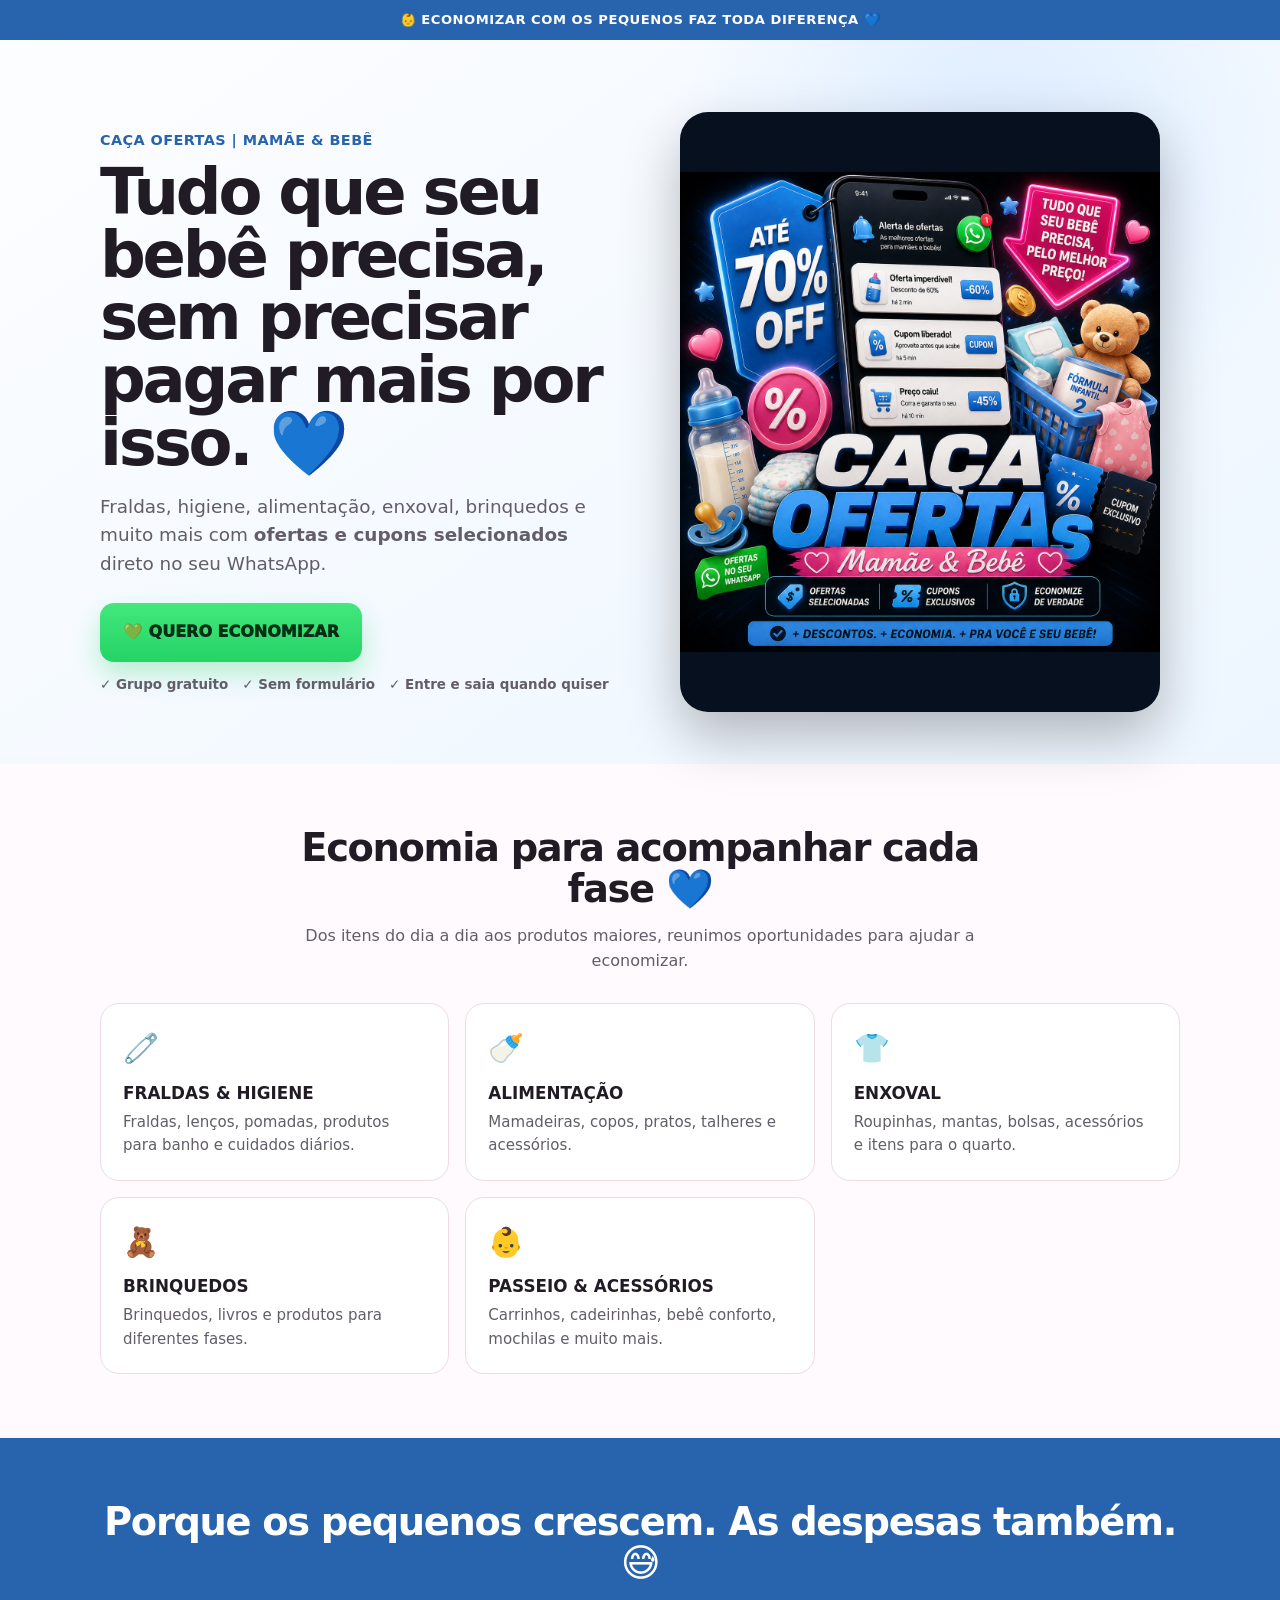
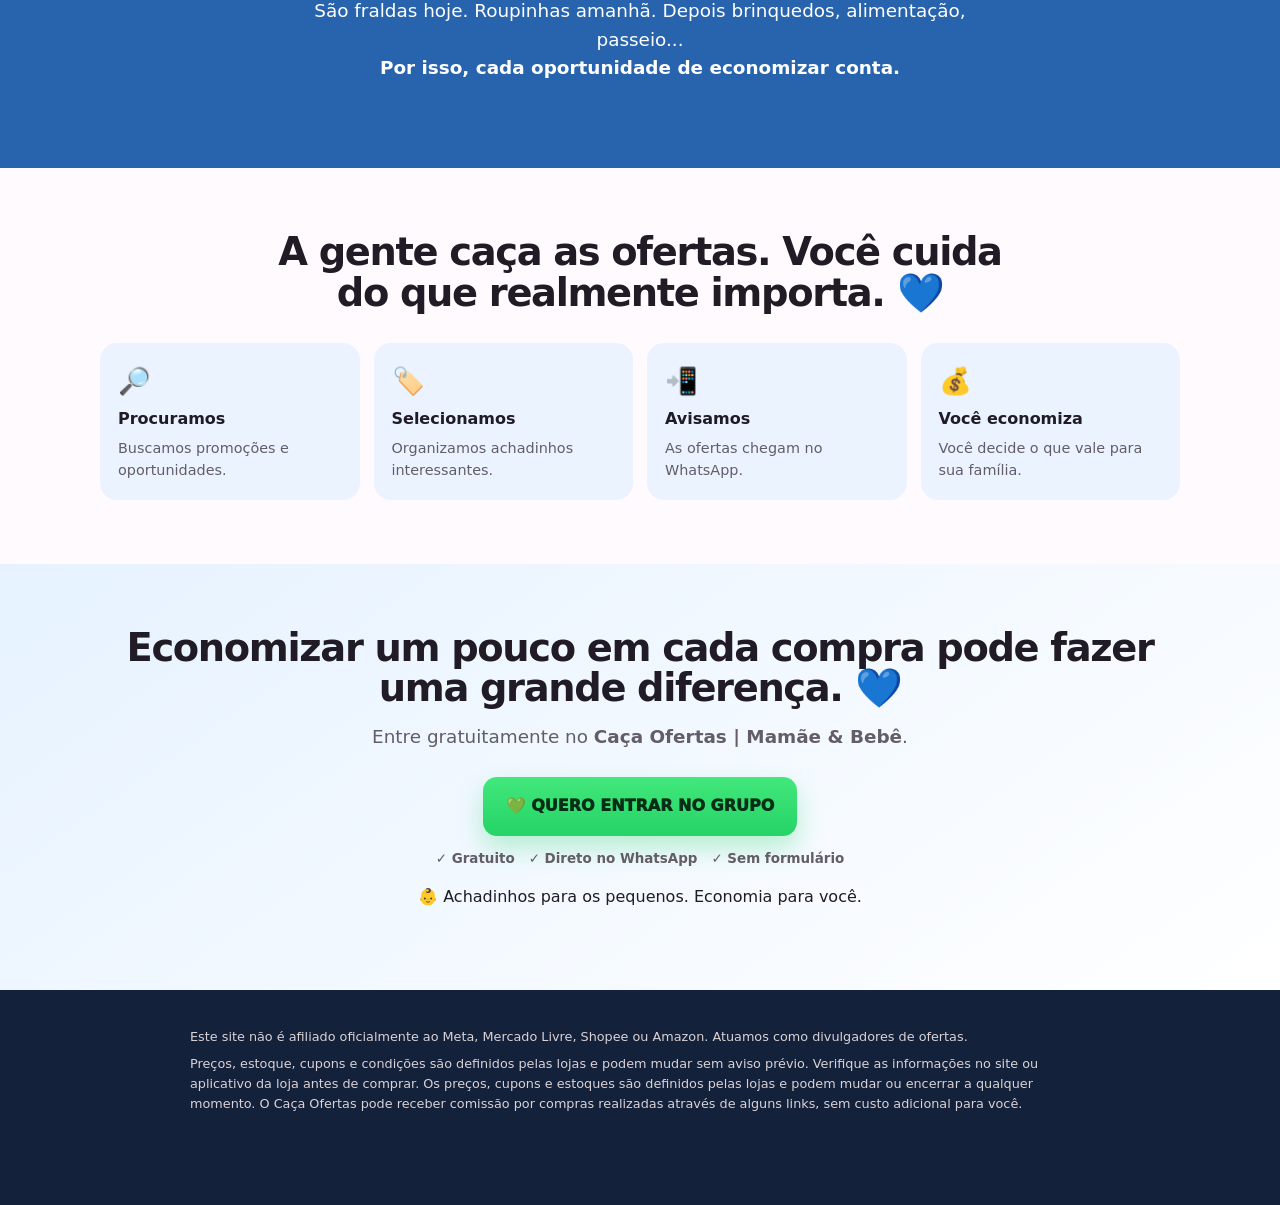
<file: mamae-bebe/v1/index.html>
<!doctype html><html lang="pt-BR"><head><meta charset="utf-8"><meta name="viewport" content="width=device-width,initial-scale=1,viewport-fit=cover"><meta name="theme-color" content="#2863ad"><meta name="description" content="Ofertas para mamãe e bebê direto no WhatsApp."><title>Caça Ofertas | Mamãe & Bebê</title><script>!function(f,b,e,v,n,t,s){if(f.fbq)return;n=f.fbq=function(){n.callMethod?n.callMethod.apply(n,arguments):n.queue.push(arguments)};if(!f._fbq)f._fbq=n;n.push=n;n.loaded=!0;n.version='2.0';n.queue=[];t=b.createElement(e);t.async=!0;t.src=v;s=b.getElementsByTagName(e)[0];s.parentNode.insertBefore(t,s)}(window,document,'script','https://connect.facebook.net/en_US/fbevents.js');fbq('init','1595527468878177');fbq('track','PageView');</script><link rel="stylesheet" href="../../assets/nichos.css"></head><body class="baby v1"><div class="top">👶 ECONOMIZAR COM OS PEQUENOS FAZ TODA DIFERENÇA 💙</div><main><section class="hero"><div class="wrap hero-grid"><div><div class="brand">CAÇA OFERTAS | MAMÃE & BEBÊ</div><h1>Tudo que seu bebê precisa, sem precisar pagar mais por isso. 💙</h1><p class="lead">Fraldas, higiene, alimentação, enxoval, brinquedos e muito mais com <b>ofertas e cupons selecionados</b> direto no seu WhatsApp.</p><a class="cta js-whatsapp" data-cta="hero" href="https://chat.whatsapp.com/LQ3TX3dMSS5KvHsyICvrbF" target="_blank" rel="noopener">💚 QUERO ECONOMIZAR</a><div class="micro"><span>✓ Grupo gratuito</span><span>✓ Sem formulário</span><span>✓ Entre e saia quando quiser</span></div></div><div class="art"><div class="art-icon">👶</div><strong>CAÇA OFERTAS</strong><small>MAMÃE & BEBÊ</small></div></div></section><section><div class="wrap"><div class="intro"><h2>Economia para acompanhar cada fase 💙</h2><p>Dos itens do dia a dia aos produtos maiores, reunimos oportunidades para ajudar a economizar.</p></div><div class="grid"><article class="card"><div class="icon">🧷</div><h3>FRALDAS & HIGIENE</h3><p>Fraldas, lenços, pomadas, produtos para banho e cuidados diários.</p></article><article class="card"><div class="icon">🍼</div><h3>ALIMENTAÇÃO</h3><p>Mamadeiras, copos, pratos, talheres e acessórios.</p></article><article class="card"><div class="icon">👕</div><h3>ENXOVAL</h3><p>Roupinhas, mantas, bolsas, acessórios e itens para o quarto.</p></article><article class="card"><div class="icon">🧸</div><h3>BRINQUEDOS</h3><p>Brinquedos, livros e produtos para diferentes fases.</p></article><article class="card"><div class="icon">👶</div><h3>PASSEIO & ACESSÓRIOS</h3><p>Carrinhos, cadeirinhas, bebê conforto, mochilas e muito mais.</p></article></div></div></section><section class="quote"><div class="wrap"><h2>Porque os pequenos crescem. As despesas também. 😅</h2><p>São fraldas hoje. Roupinhas amanhã. Depois brinquedos, alimentação, passeio...<br><b>Por isso, cada oportunidade de economizar conta.</b></p></div></section><section><div class="wrap"><div class="intro"><h2>A gente caça as ofertas. Você cuida do que realmente importa. 💙</h2></div><div class="steps"><div class="step"><b>🔎</b><strong>Procuramos</strong><p>Buscamos promoções e oportunidades.</p></div><div class="step"><b>🏷️</b><strong>Selecionamos</strong><p>Organizamos achadinhos interessantes.</p></div><div class="step"><b>📲</b><strong>Avisamos</strong><p>As ofertas chegam no WhatsApp.</p></div><div class="step"><b>💰</b><strong>Você economiza</strong><p>Você decide o que vale para sua família.</p></div></div></div></section><section class="final"><div class="wrap"><h2>Economizar um pouco em cada compra pode fazer uma grande diferença. 💙</h2><p class="lead" style="margin-left:auto;margin-right:auto">Entre gratuitamente no <b>Caça Ofertas | Mamãe & Bebê</b>.</p><a class="cta js-whatsapp" data-cta="final_cta" href="https://chat.whatsapp.com/LQ3TX3dMSS5KvHsyICvrbF" target="_blank" rel="noopener">💚 QUERO ENTRAR NO GRUPO</a><p>👶 Achadinhos para os pequenos. Economia para você.</p></div></section></main><footer><div class="wrap"><p><b>CAÇA OFERTAS | MAMÃE & BEBÊ</b> — A gente encontra, você economiza.</p><p>Os preços, cupons e estoques são definidos pelas lojas e podem mudar ou encerrar a qualquer momento. O Caça Ofertas pode receber comissão por compras realizadas através de alguns links, sem custo adicional para você.</p></div></footer><div class="mobile-cta"><a class="cta js-whatsapp" data-cta="mobile_bar" href="https://chat.whatsapp.com/LQ3TX3dMSS5KvHsyICvrbF" target="_blank" rel="noopener">💚 QUERO ECONOMIZAR</a></div><script>window.PAGE_CONFIG={grupo:'mamae_bebe',landing:'v1',nome:'Caça Ofertas | Mamãe & Bebê',categoria:'mamae_bebe'};</script><script src="../../assets/nichos.js"></script></body></html>
</file>
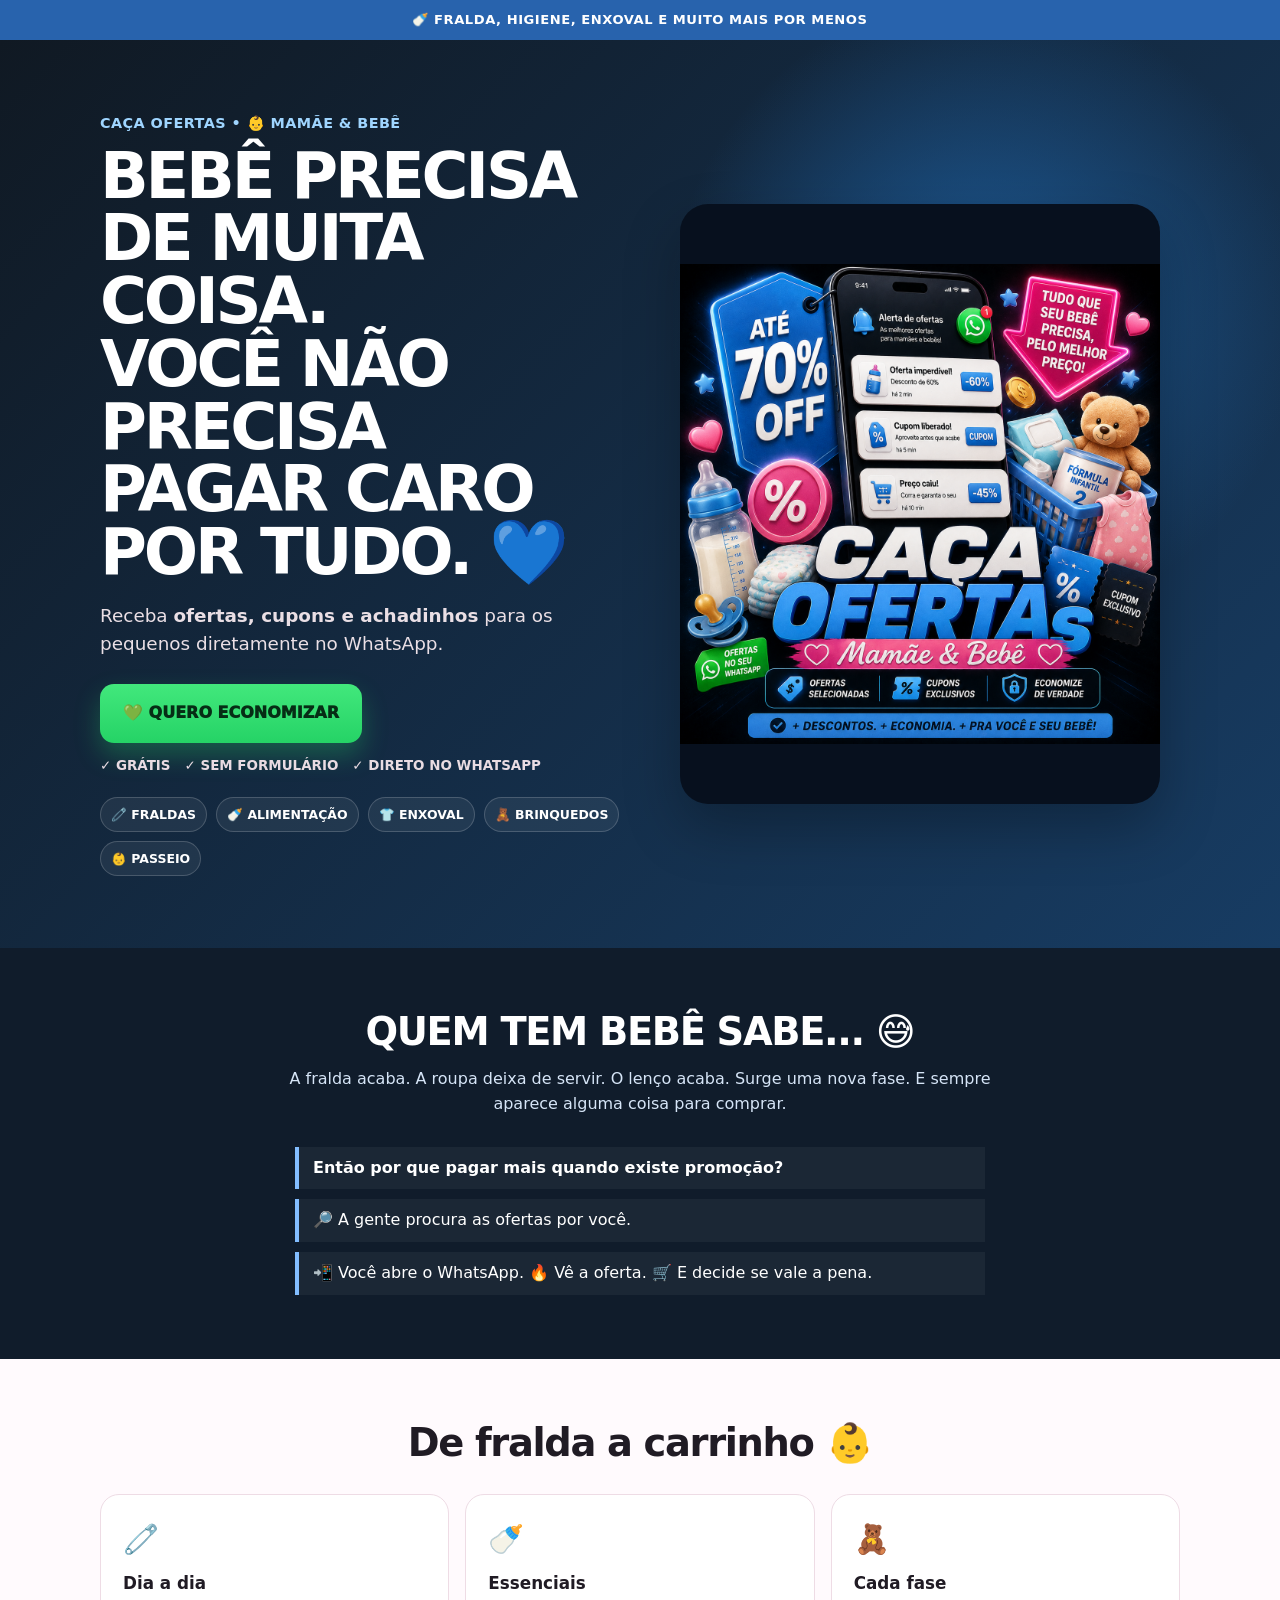
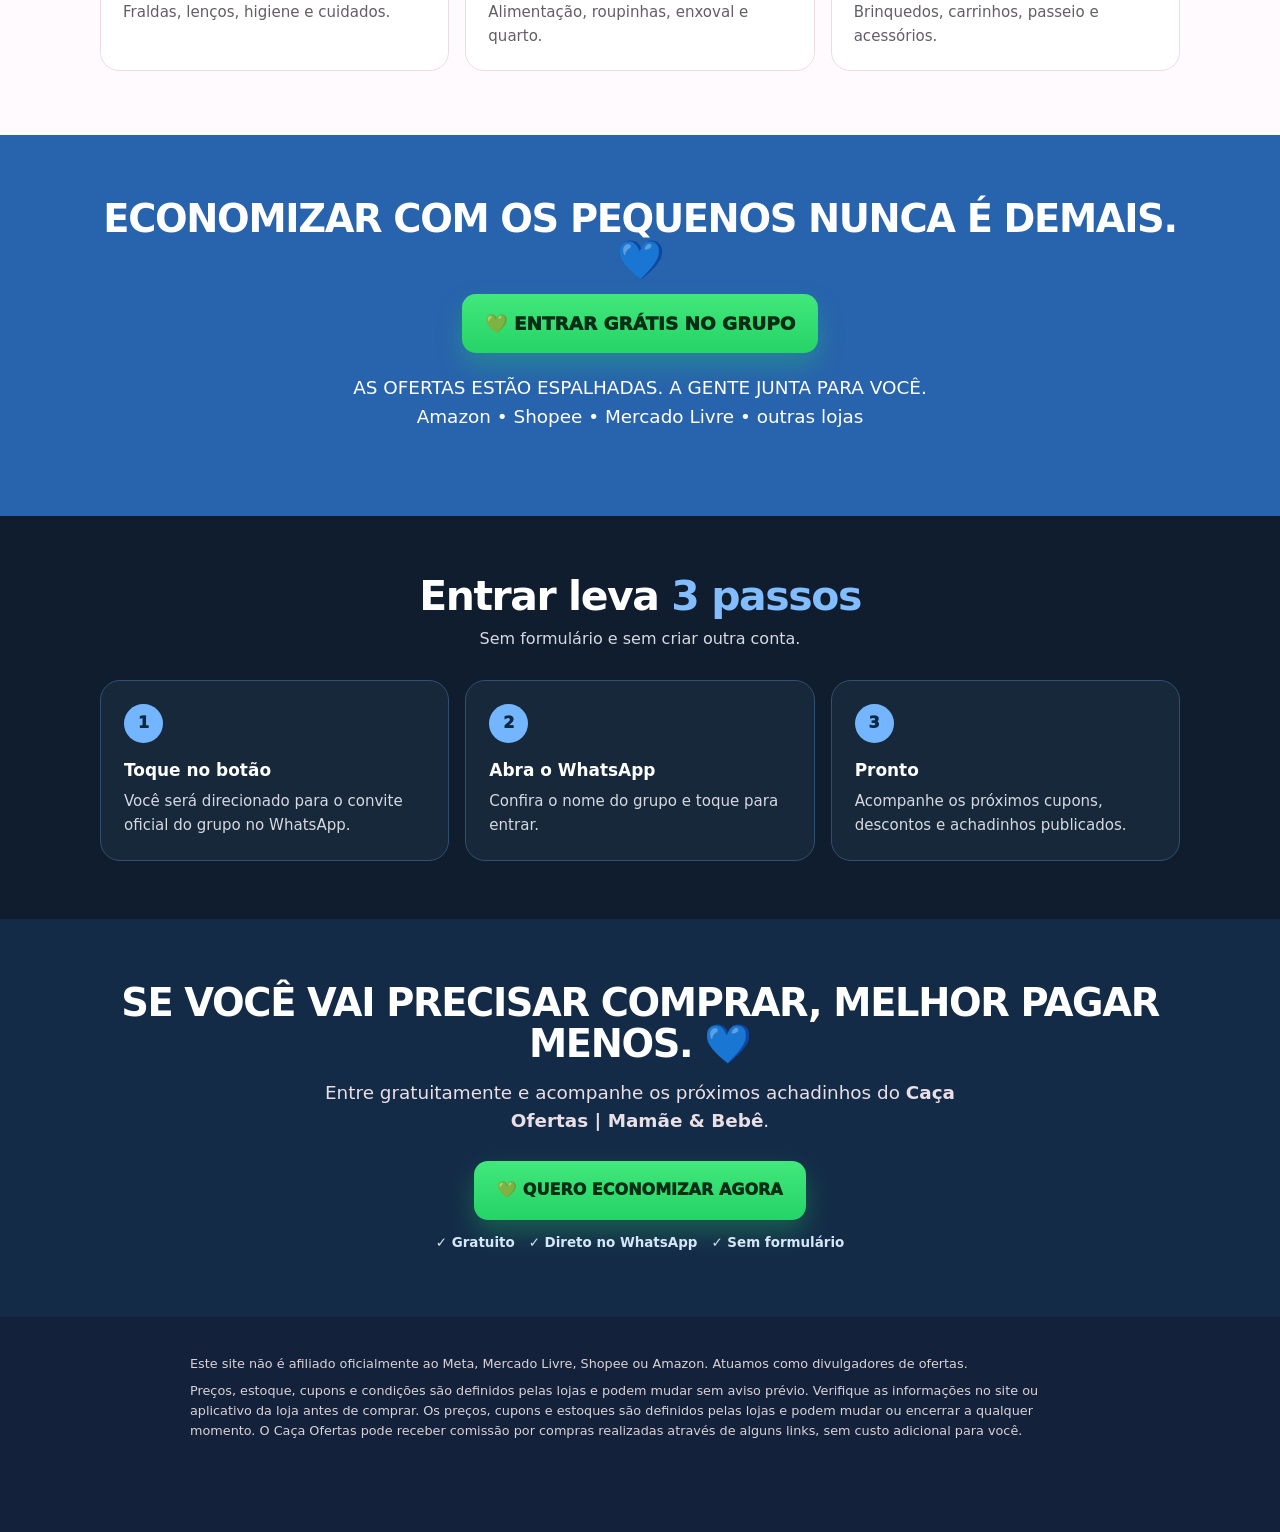
<file: mamae-bebe/v2/index.html>
<!doctype html><html lang="pt-BR"><head><meta charset="utf-8"><meta name="viewport" content="width=device-width,initial-scale=1,viewport-fit=cover"><meta name="theme-color" content="#142b48"><meta name="description" content="Ofertas para mamãe e bebê direto no WhatsApp."><title>Caça Ofertas | Mamãe & Bebê</title><script>!function(f,b,e,v,n,t,s){if(f.fbq)return;n=f.fbq=function(){n.callMethod?n.callMethod.apply(n,arguments):n.queue.push(arguments)};if(!f._fbq)f._fbq=n;n.push=n;n.loaded=!0;n.version='2.0';n.queue=[];t=b.createElement(e);t.async=!0;t.src=v;s=b.getElementsByTagName(e)[0];s.parentNode.insertBefore(t,s)}(window,document,'script','https://connect.facebook.net/en_US/fbevents.js');fbq('init','1595527468878177');fbq('track','PageView');</script><link rel="stylesheet" href="../../assets/nichos.css"></head><body class="baby v2"><div class="top">🍼 FRALDA, HIGIENE, ENXOVAL E MUITO MAIS POR MENOS</div><main><section class="hero"><div class="wrap hero-grid"><div><div class="brand">CAÇA OFERTAS • 👶 MAMÃE & BEBÊ</div><h1>BEBÊ PRECISA DE MUITA COISA.<br>VOCÊ NÃO PRECISA PAGAR CARO POR TUDO. 💙</h1><p class="lead">Receba <b>ofertas, cupons e achadinhos</b> para os pequenos diretamente no WhatsApp.</p><a class="cta js-whatsapp" data-cta="hero" href="https://chat.whatsapp.com/LQ3TX3dMSS5KvHsyICvrbF" target="_blank" rel="noopener">💚 QUERO ECONOMIZAR</a><div class="micro"><span>✓ GRÁTIS</span><span>✓ SEM FORMULÁRIO</span><span>✓ DIRETO NO WHATSAPP</span></div><div class="chips"><span>🧷 FRALDAS</span><span>🍼 ALIMENTAÇÃO</span><span>👕 ENXOVAL</span><span>🧸 BRINQUEDOS</span><span>👶 PASSEIO</span></div></div><div class="art"><div class="art-icon">🍼</div><strong>MAMÃE<br>& BEBÊ</strong><small>OFERTAS PARA OS PEQUENOS</small></div></div></section><section class="problem"><div class="wrap"><div class="intro"><h2>QUEM TEM BEBÊ SABE... 😅</h2><p>A fralda acaba. A roupa deixa de servir. O lenço acaba. Surge uma nova fase. E sempre aparece alguma coisa para comprar.</p></div><div class="list"><div><b>Então por que pagar mais quando existe promoção?</b></div><div>🔎 A gente procura as ofertas por você.</div><div>📲 Você abre o WhatsApp. 🔥 Vê a oferta. 🛒 E decide se vale a pena.</div></div></div></section><section><div class="wrap"><div class="intro"><h2>De fralda a carrinho 👶</h2></div><div class="grid"><article class="card"><div class="icon">🧷</div><h3>Dia a dia</h3><p>Fraldas, lenços, higiene e cuidados.</p></article><article class="card"><div class="icon">🍼</div><h3>Essenciais</h3><p>Alimentação, roupinhas, enxoval e quarto.</p></article><article class="card"><div class="icon">🧸</div><h3>Cada fase</h3><p>Brinquedos, carrinhos, passeio e acessórios.</p></article></div></div></section><section class="quote"><div class="wrap"><h2>ECONOMIZAR COM OS PEQUENOS NUNCA É DEMAIS. 💙</h2><p><a class="cta js-whatsapp" data-cta="offers" href="https://chat.whatsapp.com/LQ3TX3dMSS5KvHsyICvrbF" target="_blank" rel="noopener">💚 ENTRAR GRÁTIS NO GRUPO</a></p><p>AS OFERTAS ESTÃO ESPALHADAS. A GENTE JUNTA PARA VOCÊ.<br>Amazon • Shopee • Mercado Livre • outras lojas</p></div></section><section class="final"><div class="wrap"><h2>SE VOCÊ VAI PRECISAR COMPRAR, MELHOR PAGAR MENOS. 💙</h2><p class="lead" style="margin-left:auto;margin-right:auto">Entre gratuitamente e acompanhe os próximos achadinhos do <b>Caça Ofertas | Mamãe & Bebê</b>.</p><a class="cta js-whatsapp" data-cta="final_cta" href="https://chat.whatsapp.com/LQ3TX3dMSS5KvHsyICvrbF" target="_blank" rel="noopener">💚 QUERO ECONOMIZAR AGORA</a></div></section></main><footer><div class="wrap"><p><b>CAÇA OFERTAS | MAMÃE & BEBÊ</b> — A gente encontra, você economiza.</p><p>Os preços, cupons e estoques são definidos pelas lojas e podem mudar ou encerrar a qualquer momento. O Caça Ofertas pode receber comissão por compras realizadas através de alguns links, sem custo adicional para você.</p></div></footer><div class="mobile-cta"><a class="cta js-whatsapp" data-cta="mobile_bar" href="https://chat.whatsapp.com/LQ3TX3dMSS5KvHsyICvrbF" target="_blank" rel="noopener">💚 QUERO ECONOMIZAR</a></div><script>window.PAGE_CONFIG={grupo:'mamae_bebe',landing:'v2',nome:'Caça Ofertas | Mamãe & Bebê',categoria:'mamae_bebe'};</script><script src="../../assets/nichos.js"></script></body></html>
</file>
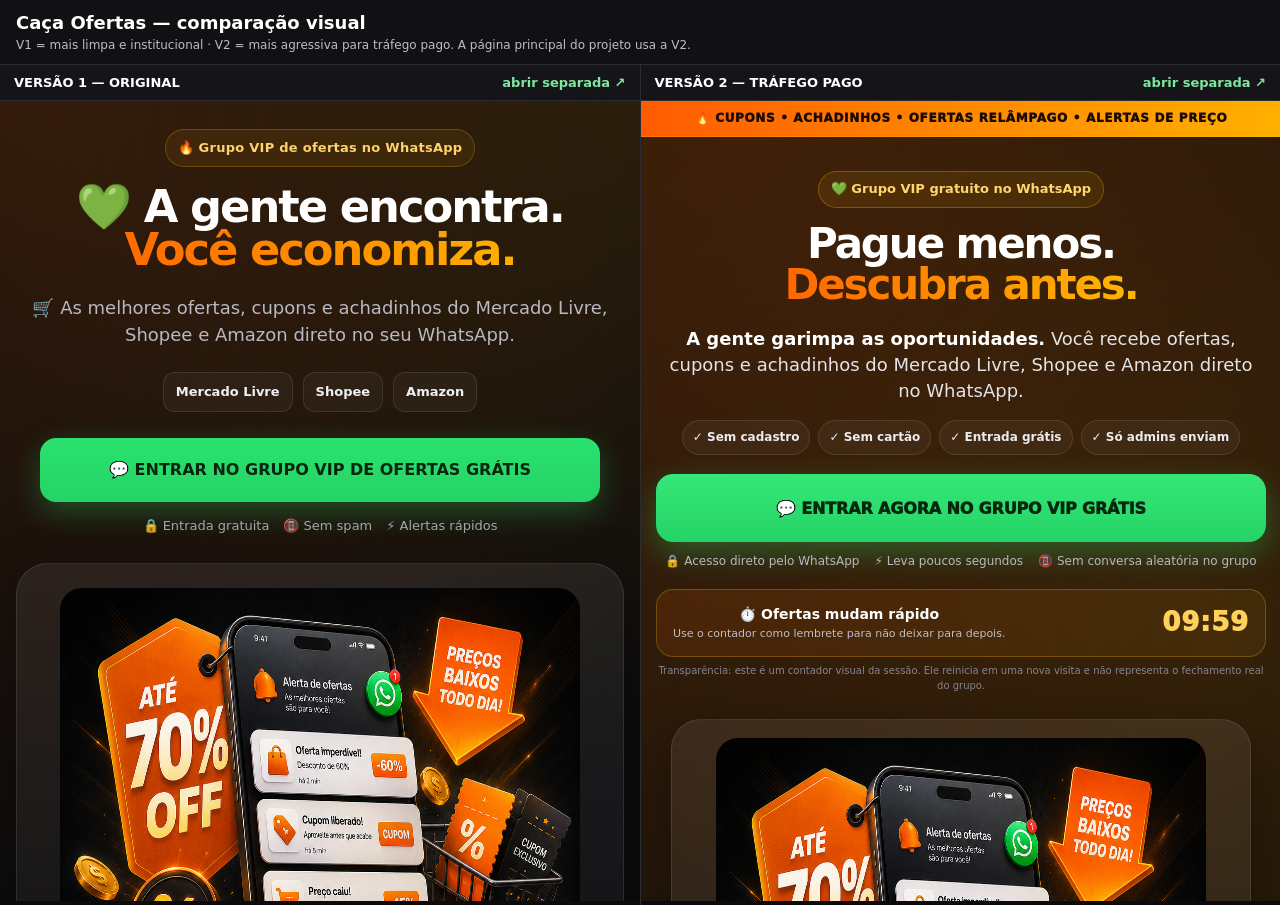
<file: comparar.html>
<!doctype html>
<html lang="pt-BR">
<head>
<meta charset="utf-8"><meta name="viewport" content="width=device-width,initial-scale=1">
<title>Comparação — Caça Ofertas V1 x V2</title>
<style>
*{box-sizing:border-box}body{margin:0;font-family:system-ui,-apple-system,"Segoe UI",Roboto,Arial,sans-serif;background:#0b0b0d;color:#fff}.top{position:sticky;top:0;z-index:5;background:#111114;border-bottom:1px solid #2c2c33;padding:12px 16px}.top h1{font-size:18px;margin:0 0 5px}.top p{font-size:12px;color:#bdbdc6;margin:0}.grid{display:grid;grid-template-columns:1fr 1fr;gap:1px;background:#2c2c33}.pane{background:#0b0b0d;min-width:0}.label{padding:10px 14px;background:#151519;font-weight:800;font-size:13px;border-bottom:1px solid #2c2c33;display:flex;justify-content:space-between;align-items:center;gap:8px}.label a{color:#7ee99d;text-decoration:none}.frame{width:100%;height:calc(100vh - 100px);border:0;background:white}@media(max-width:850px){.grid{grid-template-columns:1fr}.frame{height:760px}.top{position:relative}}
</style>
</head>
<body>
<div class="top"><h1>Caça Ofertas — comparação visual</h1><p>V1 = mais limpa e institucional · V2 = mais agressiva para tráfego pago. A página principal do projeto usa a V2.</p></div>
<div class="grid">
  <section class="pane"><div class="label"><span>VERSÃO 1 — ORIGINAL</span><a href="v1/" target="_blank">abrir separada ↗</a></div><iframe class="frame" src="v1/" title="Versão 1"></iframe></section>
  <section class="pane"><div class="label"><span>VERSÃO 2 — TRÁFEGO PAGO</span><a href="v2/" target="_blank">abrir separada ↗</a></div><iframe class="frame" src="v2/" title="Versão 2"></iframe></section>
</div>
</body>
</html>
</file>
<file: assets/nichos.css>
:root{--ink:#201b24;--paper:#fffafd;--muted:#625d67;--accent:#d94a83;--accent2:#8a3169;--soft:#fdeaf2;--line:#eedce5;--blue2:#2863ad;--blue-soft:#eaf3ff;--green:#25d366}*{box-sizing:border-box}html{scroll-behavior:smooth}body{margin:0;font-family:Inter,system-ui,-apple-system,BlinkMacSystemFont,"Segoe UI",Arial,sans-serif;color:var(--ink);background:var(--paper);line-height:1.55}a{color:inherit}.top{background:var(--accent2);color:#fff;text-align:center;padding:10px 16px;font-size:.82rem;font-weight:900;letter-spacing:.04em}.baby .top{background:var(--blue2)}.wrap{width:min(1080px,calc(100% - 32px));margin:auto}.hero{padding:72px 0 52px;background:radial-gradient(circle at 78% 15%,#ffd8e8,transparent 28%),linear-gradient(145deg,#fff8fb,#f8e9f0)}.baby .hero{background:radial-gradient(circle at 78% 15%,#dcecff,transparent 28%),linear-gradient(145deg,#fcfdff,#edf6ff)}.v2 .hero{background:radial-gradient(circle at 77% 30%,#74264f,transparent 27%),linear-gradient(135deg,#130f14,#301421);color:#fff}.baby.v2 .hero{background:radial-gradient(circle at 77% 30%,#1d5b98,transparent 27%),linear-gradient(135deg,#101923,#173c63)}.hero-grid{display:grid;grid-template-columns:1.15fr .85fr;align-items:center;gap:40px}.brand{font-weight:900;letter-spacing:.03em;font-size:.9rem;color:var(--accent2);text-transform:uppercase}.baby .brand{color:var(--blue2)}.v2 .brand{color:#ff9fc4}.baby.v2 .brand{color:#9fd5ff}h1{font-size:clamp(2.35rem,5vw,4.5rem);line-height:.98;letter-spacing:-.05em;margin:10px 0 18px}h2{font-size:clamp(1.7rem,3vw,2.65rem);line-height:1.06;letter-spacing:-.035em;margin:0 0 14px}.lead{font-size:1.15rem;color:var(--muted);max-width:650px;margin:0 0 25px}.v2 .lead{color:#eadfe5}.cta{display:inline-flex;align-items:center;justify-content:center;text-decoration:none;background:linear-gradient(#42e87c,#25d366);color:#062d15;border-radius:14px;min-height:59px;padding:14px 23px;font-weight:950;text-align:center;box-shadow:0 12px 26px #25d3664d;transition:.2s}.cta:hover{transform:translateY(-2px);filter:saturate(1.15)}.micro,.under-cta{display:flex;gap:14px;flex-wrap:wrap;margin-top:13px;font-size:.84rem;font-weight:650;color:var(--muted)}.under-cta{justify-content:center}.v2 .micro,.v2 .under-cta{color:#e9dce3}.baby.v2 .under-cta{color:#d6e5f7}.art{min-height:330px;border-radius:28px;padding:28px;display:grid;place-content:center;text-align:center;color:#fff;box-shadow:0 24px 55px #0004;overflow:hidden;position:relative}.beauty .art{background:#170b12 url('caca-ofertas-beleza.png') center/contain no-repeat}.baby .art{background:#07101e url('caca-ofertas-mamae-bebe.png') center/contain no-repeat}.art>*{visibility:hidden}.chips{display:flex;flex-wrap:wrap;gap:9px;margin:20px 0}.chips span{padding:7px 10px;background:#fff;border:1px solid var(--line);border-radius:99px;font-size:.78rem;font-weight:850}.v2 .chips span{background:#ffffff10;border-color:#ffffff2d;color:#fff}section{padding:64px 0}.intro{text-align:center;max-width:730px;margin:0 auto 30px}.intro p{color:var(--muted);margin:0}.grid{display:grid;grid-template-columns:repeat(3,1fr);gap:16px}.card{border:1px solid var(--line);border-radius:19px;padding:22px;background:#fff}.card .icon{font-size:1.8rem}.card h3{margin:9px 0 5px;font-size:1.05rem}.card p{margin:0;color:var(--muted);font-size:.94rem}.steps{display:grid;grid-template-columns:repeat(4,1fr);gap:14px}.step{padding:18px;border-radius:17px;background:var(--soft)}.baby .step{background:var(--blue-soft)}.step b{display:block;font-size:1.65rem}.step strong{display:block;margin:5px 0}.step p{margin:0;font-size:.9rem;color:var(--muted)}.quote{background:var(--accent2);color:#fff;text-align:center}.baby .quote{background:var(--blue2)}.quote p{font-size:1.15rem;max-width:690px;margin:0 auto 21px}.v2 .problem{background:#171218;color:#fff}.baby.v2 .problem{background:#101c2b}.problem .intro p{color:#d8cbd1}.baby.v2 .problem .intro p{color:#d6e5f7}.list{max-width:690px;margin:20px auto 0;display:grid;gap:10px}.list div{border-left:4px solid var(--accent);padding:9px 14px;background:#ffffff0c}.baby .list div{border-color:#82bdff}.final{text-align:center;background:linear-gradient(145deg,#fde6ef,#fff)}.baby .final{background:linear-gradient(145deg,#e6f2ff,#fff)}.v2 .final{background:#24141d;color:#fff}.baby.v2 .final{background:#142b48}footer{padding:30px 0 84px;background:#151218;color:#d9d2d6;font-size:.8rem}.baby footer{background:#14213a}footer p{max-width:900px;margin:7px auto}.mobile-cta{display:none}@media(max-width:760px){.hero{padding:48px 0 36px}.hero-grid{grid-template-columns:1fr;gap:26px}.art{min-height:240px;order:-1}.grid,.steps{grid-template-columns:1fr 1fr}section{padding:48px 0}.mobile-cta{display:flex;position:fixed;z-index:5;bottom:0;left:0;right:0;padding:9px 14px;background:#ffffffed;box-shadow:0 -6px 22px #0002}.mobile-cta .cta{width:100%;min-height:48px;font-size:.88rem}}@media(max-width:440px){.grid,.steps{grid-template-columns:1fr}h1{font-size:2.35rem}.art{min-height:205px}}
</file>
